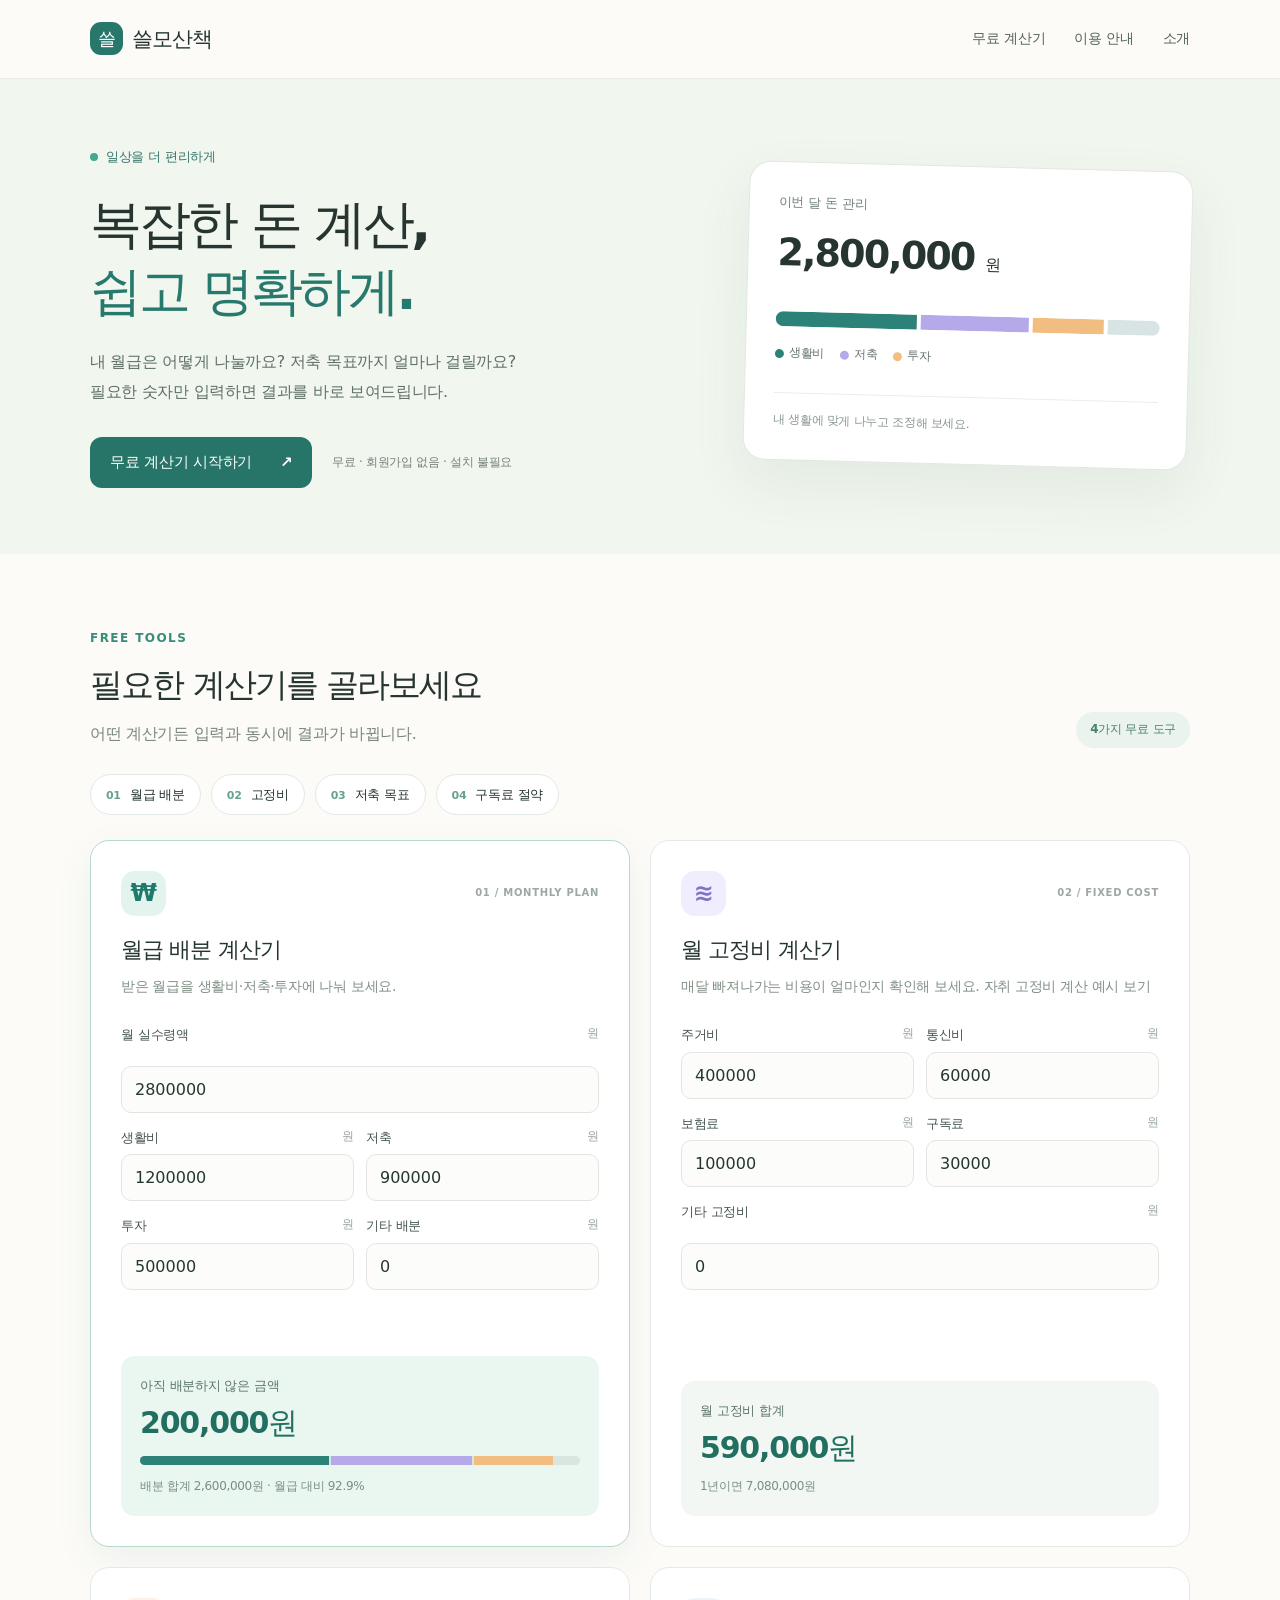
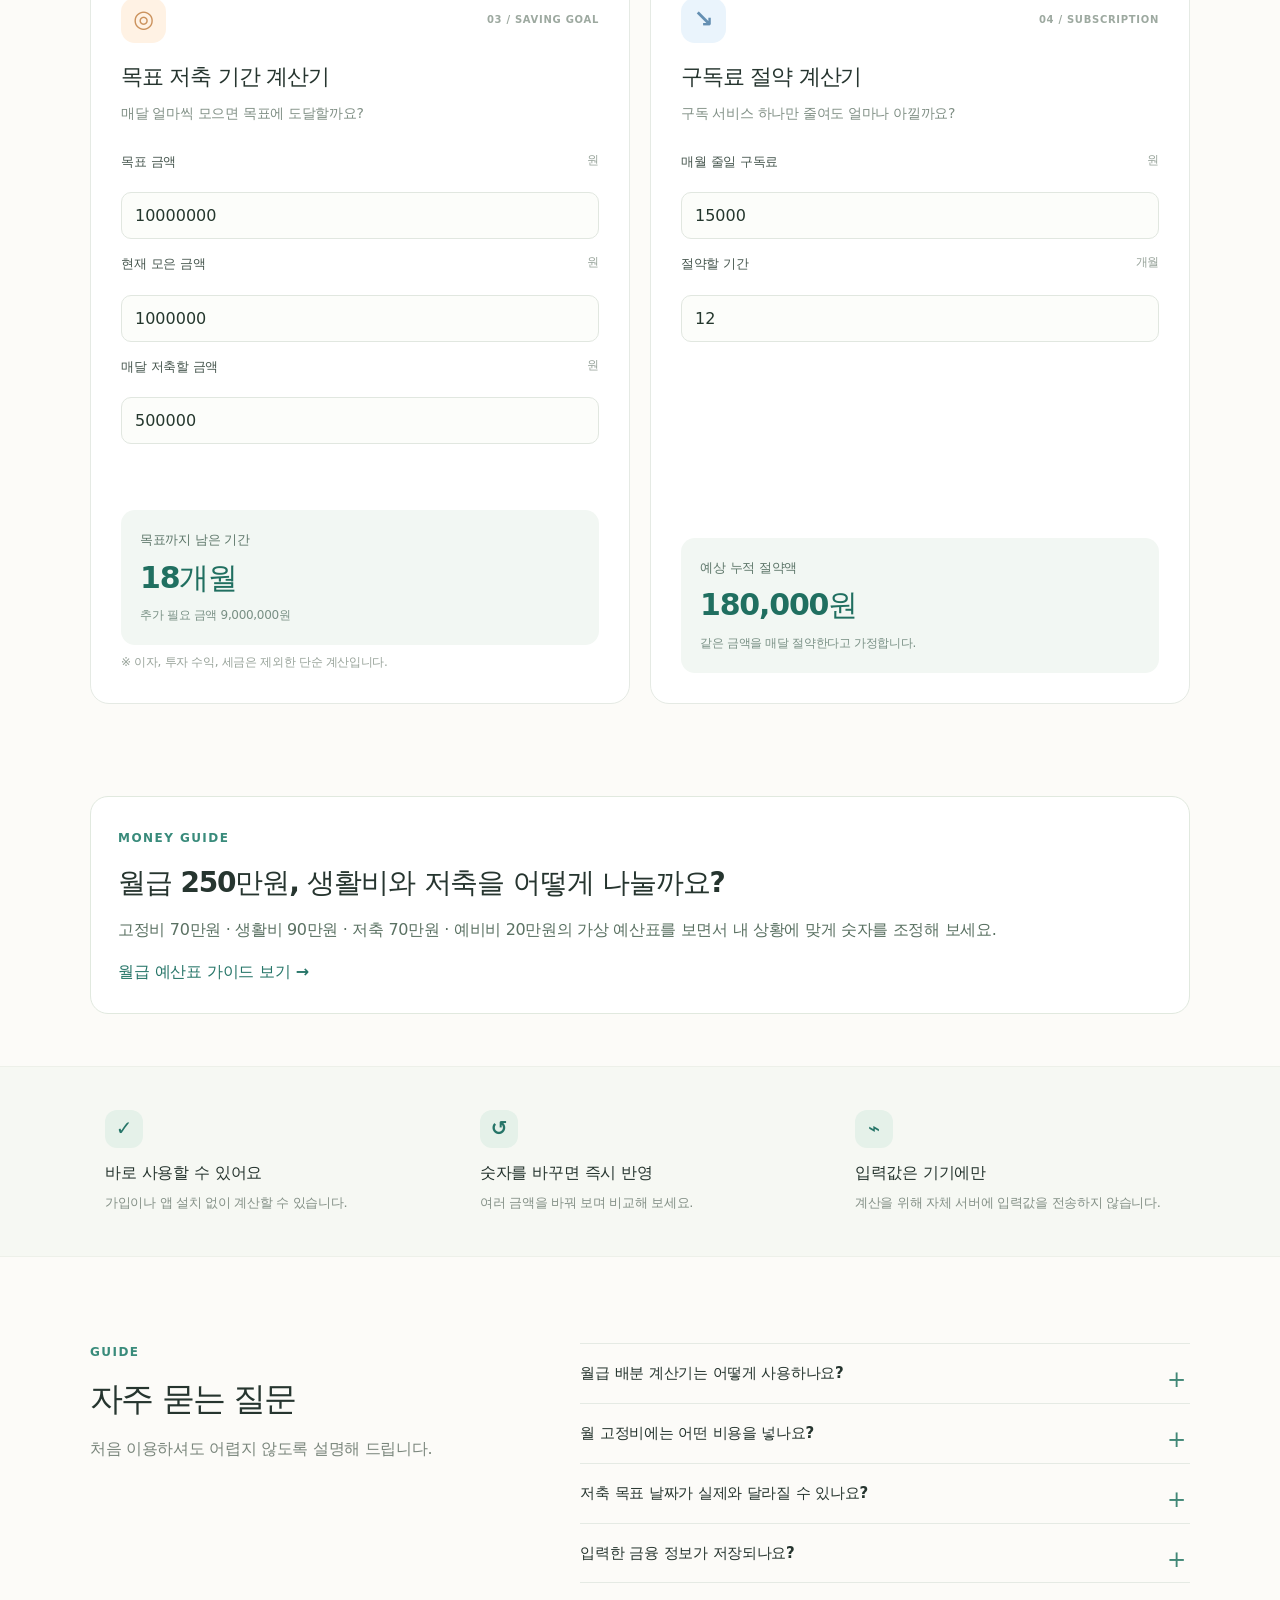
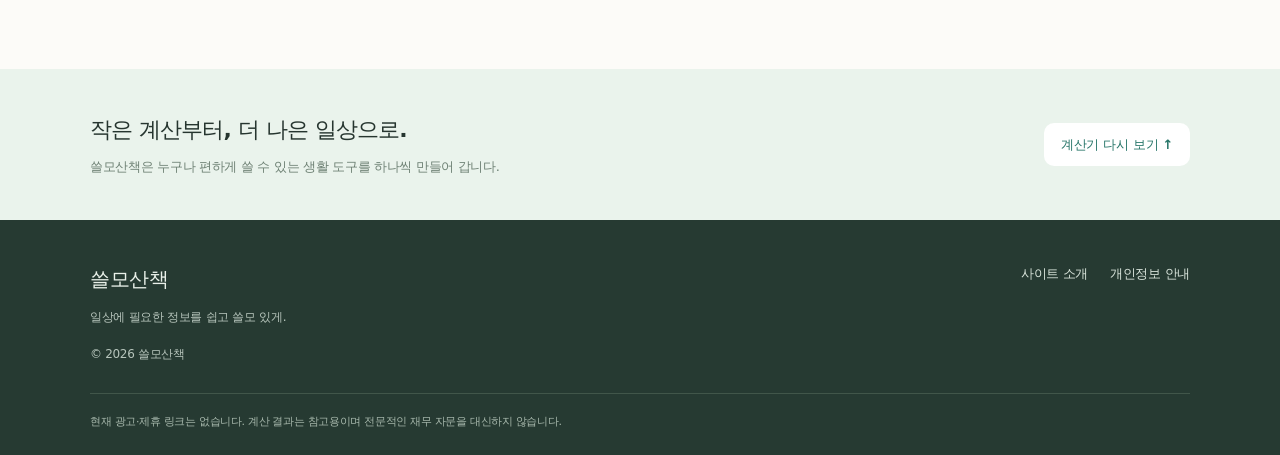
<file: index.html>
<!doctype html>
<html lang="ko">
<head>
<meta charset="utf-8">
<meta name="google-site-verification" content="HO5qg3L-0tIScXVu4cW969vuD6W2nEjbTwa-2df3EaQ" />
<meta name="viewport" content="width=device-width,initial-scale=1">
<meta name="theme-color" content="#fbfaf7">
<meta name="description" content="실수령 월급을 생활비·저축·투자로 나누고 남는 금액을 확인하세요. 고정비, 저축 목표, 구독료 계산기까지 가입 없이 무료로 쓸 수 있습니다.">
<title>쓸모산책 | 무료 월급 배분·고정비 계산기</title>
<meta property="og:type" content="website">
<meta property="og:site_name" content="쓸모산책">
<meta property="og:title" content="쓸모산책 | 무료 월급 배분·고정비 계산기">
<meta property="og:description" content="실수령 월급을 생활비·저축·투자로 나누고 남는 금액을 확인하세요. 고정비, 저축 목표, 구독료 계산기까지 가입 없이 무료로 쓸 수 있습니다.">
<meta property="og:url" content="https://flowmateworks-ux.github.io/ssulmo-life-tools/">
<link rel="canonical" href="https://flowmateworks-ux.github.io/ssulmo-life-tools/">
<script type="application/ld+json">
{
  "@context": "https://schema.org",
  "@type": "Organization",
  "name": "쓸모산책",
  "url": "https://flowmateworks-ux.github.io/ssulmo-life-tools/",
  "sameAs": ["https://blog.naver.com/sseulmo_walk"]
}
</script>
<link rel="stylesheet" href="style.css">
<!-- Google Analytics 4: 쓸모산책 방문 분석 -->
<script async src="https://www.googletagmanager.com/gtag/js?id=G-PPQ2GPLR77"></script>
<script>
  window.dataLayer = window.dataLayer || [];
  function gtag(){dataLayer.push(arguments);}
  gtag('js', new Date());
  gtag('config', 'G-PPQ2GPLR77');
</script>
<script src="app.js" defer></script>
</head>
<body>
<a class="skip-link" href="#tools">계산기 바로가기</a>
<header class="site-header"><div class="container header-inner">
<a href="./" class="logo" aria-label="쓸모산책 홈"><span class="logo-mark">쓸</span><span>쓸모산책</span></a>
<nav aria-label="주 메뉴"><a href="#tools">무료 계산기</a><a href="#help">이용 안내</a><a href="about.html">소개</a></nav>
</div></header>
<main>
<section class="hero"><div class="container">
<div class="hero-text"><span class="eyebrow"><span class="eyebrow-dot"></span> 일상을 더 편리하게</span>
<h1>복잡한 돈 계산,<br><span class="accent">쉽고 명확하게.</span></h1>
<p>내 월급은 어떻게 나눌까요? 저축 목표까지 얼마나 걸릴까요?<br class="desktop-only"> 필요한 숫자만 입력하면 결과를 바로 보여드립니다.</p>
<div class="hero-actions"><a class="primary-btn" href="#tools">무료 계산기 시작하기 <span aria-hidden="true">↗</span></a><span class="hero-note">무료 · 회원가입 없음 · 설치 불필요</span></div>
</div>
<div class="hero-art" aria-hidden="true"><div class="art-title">이번 달 돈 관리</div><div class="art-amount">2,800,000 <small>원</small></div><div class="art-bars"><span style="width:38%;background:#2c8278"></span><span style="width:29%;background:#b5a9e9"></span><span style="width:19%;background:#f2bd81"></span><span style="width:14%;background:#d7e4e3"></span></div><div class="art-legend"><span><i class="dot green"></i> 생활비</span><span><i class="dot purple"></i> 저축</span><span><i class="dot peach"></i> 투자</span></div><div class="art-foot">내 생활에 맞게 나누고 조정해 보세요.</div></div>
</div></section>
<section id="tools" class="tools-section"><div class="container">
<div class="section-top"><div><div class="section-kicker">FREE TOOLS</div><h2>필요한 계산기를 골라보세요</h2><p>어떤 계산기든 입력과 동시에 결과가 바뀝니다.</p></div><span class="count-tag">4가지 무료 도구</span></div>
<div class="tool-nav" aria-label="계산기로 이동"><a href="#salary"><span>01</span> 월급 배분</a><a href="#fixed"><span>02</span> 고정비</a><a href="#savings"><span>03</span> 저축 목표</a><a href="#subscription"><span>04</span> 구독료 절약</a></div>
<div class="tool-grid">
<article class="tool-card feature" id="salary"><div class="card-top"><div class="card-icon mint" aria-hidden="true">₩</div><div class="card-index">01 / MONTHLY PLAN</div></div><h3>월급 배분 계산기</h3><p class="card-desc">받은 월급을 생활비·저축·투자에 나눠 보세요.</p>
<div class="fields">
<label for="pay">월 실수령액 <span>원</span></label><input id="pay" inputmode="numeric" type="number" min="0" step="10000" value="2800000">
<div class="two-fields"><div><label for="living">생활비 <span>원</span></label><input id="living" inputmode="numeric" type="number" min="0" step="10000" value="1200000"></div><div><label for="saving">저축 <span>원</span></label><input id="saving" inputmode="numeric" type="number" min="0" step="10000" value="900000"></div></div>
<div class="two-fields"><div><label for="invest">투자 <span>원</span></label><input id="invest" inputmode="numeric" type="number" min="0" step="10000" value="500000"></div><div><label for="extra">기타 배분 <span>원</span></label><input id="extra" inputmode="numeric" type="number" min="0" step="10000" value="0"></div></div>
</div>
<div class="output main-output" aria-live="polite"><div class="result-label" id="salaryLabel">아직 배분하지 않은 금액</div><strong id="salaryResult">200,000원</strong><div class="distribution" id="distribution" role="img" aria-label="월급 배분 비율"></div><div class="output-sub" id="salaryDetails">배분 금액과 남은 금액을 비교해 보세요.</div></div>
</article>
<article class="tool-card" id="fixed"><div class="card-top"><div class="card-icon lavender" aria-hidden="true">≋</div><div class="card-index">02 / FIXED COST</div></div><h3>월 고정비 계산기</h3><p class="card-desc">매달 빠져나가는 비용이 얼마인지 확인해 보세요. <a href="fixed-cost-calculator.html">자취 고정비 계산 예시 보기</a></p>
<div class="fields"><div class="two-fields"><div><label for="rent">주거비 <span>원</span></label><input id="rent" inputmode="numeric" type="number" min="0" value="400000"></div><div><label for="phone">통신비 <span>원</span></label><input id="phone" inputmode="numeric" type="number" min="0" value="60000"></div></div><div class="two-fields"><div><label for="insurance">보험료 <span>원</span></label><input id="insurance" inputmode="numeric" type="number" min="0" value="100000"></div><div><label for="subs">구독료 <span>원</span></label><input id="subs" inputmode="numeric" type="number" min="0" value="30000"></div></div><label for="other">기타 고정비 <span>원</span></label><input id="other" inputmode="numeric" type="number" min="0" value="0"></div>
<div class="output" aria-live="polite"><div class="result-label">월 고정비 합계</div><strong id="costResult">590,000원</strong><div class="output-sub" id="yearResult">1년이면 7,080,000원</div></div>
</article>
<article class="tool-card" id="savings"><div class="card-top"><div class="card-icon peach-bg" aria-hidden="true">◎</div><div class="card-index">03 / SAVING GOAL</div></div><h3>목표 저축 기간 계산기</h3><p class="card-desc">매달 얼마씩 모으면 목표에 도달할까요?</p>
<div class="fields"><label for="goal">목표 금액 <span>원</span></label><input id="goal" inputmode="numeric" type="number" min="0" value="10000000"><label for="saved">현재 모은 금액 <span>원</span></label><input id="saved" inputmode="numeric" type="number" min="0" value="1000000"><label for="monthly">매달 저축할 금액 <span>원</span></label><input id="monthly" inputmode="numeric" type="number" min="0" value="500000"></div>
<div class="output" aria-live="polite"><div class="result-label">목표까지 남은 기간</div><strong id="saveResult">18개월</strong><div class="output-sub" id="saveDetail">추가 필요 금액 9,000,000원</div></div><p class="fine-print">※ 이자, 투자 수익, 세금은 제외한 단순 계산입니다.</p>
</article>
<article class="tool-card" id="subscription"><div class="card-top"><div class="card-icon blue-bg" aria-hidden="true">↘</div><div class="card-index">04 / SUBSCRIPTION</div></div><h3>구독료 절약 계산기</h3><p class="card-desc">구독 서비스 하나만 줄여도 얼마나 아낄까요?</p>
<div class="fields"><label for="cut">매월 줄일 구독료 <span>원</span></label><input id="cut" inputmode="numeric" type="number" min="0" value="15000"><label for="duration">절약할 기간 <span>개월</span></label><input id="duration" inputmode="numeric" type="number" min="1" value="12"></div>
<div class="output" aria-live="polite"><div class="result-label">예상 누적 절약액</div><strong id="cutResult">180,000원</strong><div class="output-sub">같은 금액을 매달 절약한다고 가정합니다.</div></div>
</article>
</div>
</div></section>
<section class="container" aria-labelledby="budget-guide-heading" style="padding:2px 0 52px"><div style="border:1px solid #e1e9df;background:#fff;border-radius:18px;padding:27px"><span class="section-kicker">MONEY GUIDE</span><h2 id="budget-guide-heading" style="font-size:clamp(22px,3.5vw,28px);letter-spacing:-.04em;margin:10px 0">월급 250만원, 생활비와 저축을 어떻게 나눌까요?</h2><p style="margin:0 0 14px;color:#5a7162;line-height:1.8">고정비 70만원 · 생활비 90만원 · 저축 70만원 · 예비비 20만원의 가상 예산표를 보면서 내 상황에 맞게 숫자를 조정해 보세요.</p><a href="salary-budget-guide.html" style="display:inline-block;color:#267568;font-weight:750;text-underline-offset:4px">월급 예산표 가이드 보기 →</a></div></section>
<section class="benefits"><div class="container benefits-grid"><div><span class="benefit-icon">✓</span><h3>바로 사용할 수 있어요</h3><p>가입이나 앱 설치 없이 계산할 수 있습니다.</p></div><div><span class="benefit-icon">↺</span><h3>숫자를 바꾸면 즉시 반영</h3><p>여러 금액을 바꿔 보며 비교해 보세요.</p></div><div><span class="benefit-icon">⌁</span><h3>입력값은 기기에만</h3><p>계산을 위해 자체 서버에 입력값을 전송하지 않습니다.</p></div></div></section>
<section class="help" id="help"><div class="container help-inner"><div><div class="section-kicker">GUIDE</div><h2>자주 묻는 질문</h2><p>처음 이용하셔도 어렵지 않도록 설명해 드립니다.</p></div><div class="faq"><details><summary>월급 배분 계산기는 어떻게 사용하나요?</summary><p>통장에 실제로 들어온 월급과 생활비, 저축, 투자 등으로 나눌 금액을 입력해 주세요. 남은 금액이나 초과 배분된 금액을 바로 확인할 수 있습니다.</p></details><details><summary>월 고정비에는 어떤 비용을 넣나요?</summary><p>월세·관리비, 통신비, 보험료, 정기 구독 등 매달 반복적으로 나가는 비용을 입력해 주세요. 한 번만 발생하는 비용은 제외하는 것이 비교하기 편리합니다.</p></details><details><summary>저축 목표 날짜가 실제와 달라질 수 있나요?</summary><p>네. 계산기는 매월 동일한 금액을 저축한다고 가정하며 이자나 투자 수익, 중도 인출 등을 반영하지 않습니다.</p></details><details><summary>입력한 금융 정보가 저장되나요?</summary><p>현재 계산은 방문자의 브라우저에서 처리되며, 저희 자체 서버로 금액을 보내거나 계정에 저장하지 않습니다.</p></details></div></div></section>
<section class="closing"><div class="container"><div><h2>작은 계산부터, 더 나은 일상으로.</h2><p>쓸모산책은 누구나 편하게 쓸 수 있는 생활 도구를 하나씩 만들어 갑니다.</p></div><a href="#tools">계산기 다시 보기 <span aria-hidden="true">↑</span></a></div></section>
</main>
<footer><div class="container footer-inner"><div><a class="footer-brand" href="./">쓸모산책</a><p>일상에 필요한 정보를 쉽고 쓸모 있게.</p><small>© <span id="year">2026</span> 쓸모산책</small></div><div class="footer-links"><a href="about.html">사이트 소개</a><a href="privacy.html">개인정보 안내</a></div></div><div class="container disclaimer">현재 광고·제휴 링크는 없습니다. 계산 결과는 참고용이며 전문적인 재무 자문을 대신하지 않습니다.</div></footer>
</body></html>
</file>
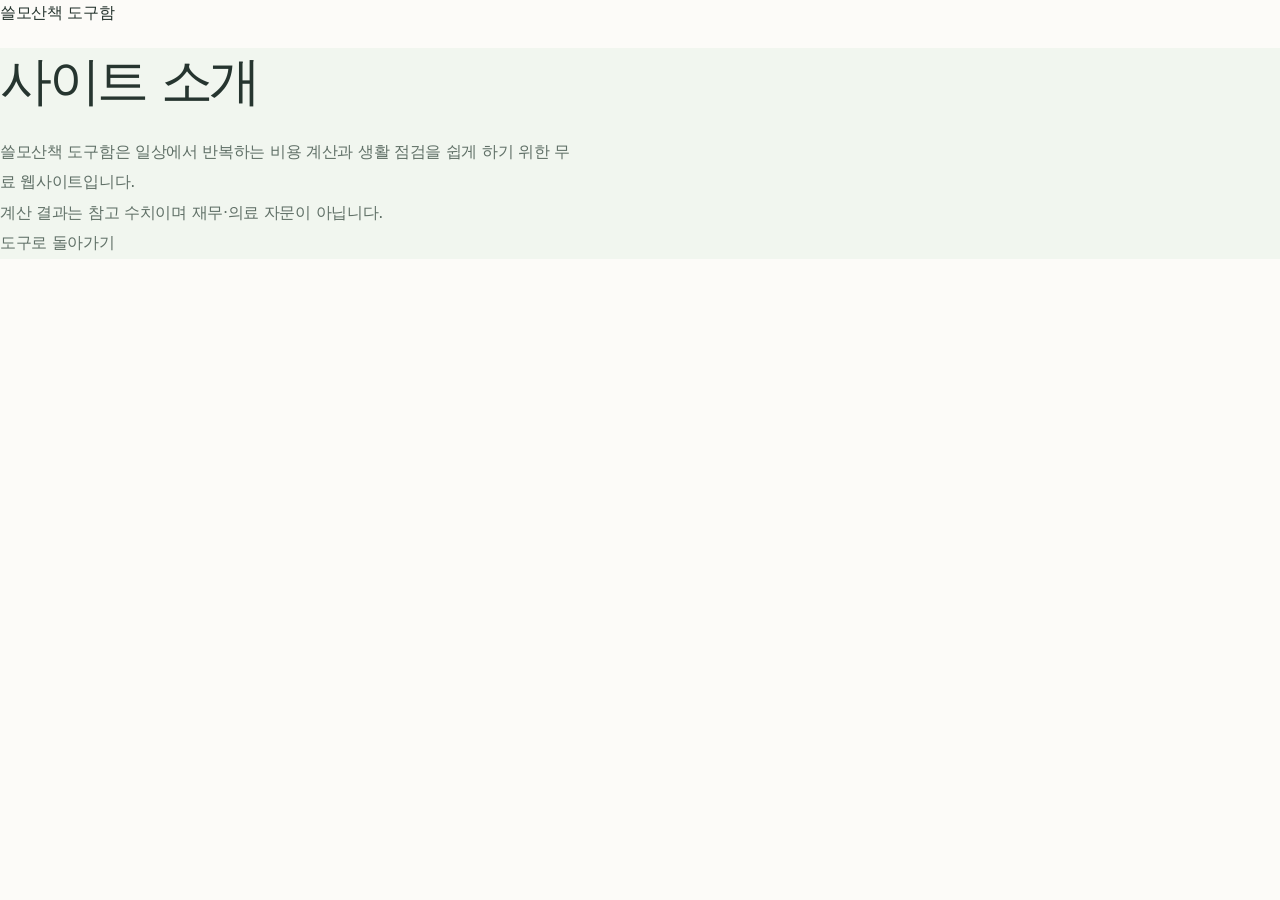
<file: about.html>
<!doctype html><html lang="ko"><head><meta charset="utf-8"><meta name="viewport" content="width=device-width,initial-scale=1"><title>사이트 소개 | 쓸모산책 도구함</title><link rel="stylesheet" href="style.css"></head><body><header><div class="wrap"><a class="brand" href="./">쓸모산책 도구함</a></div></header><main class="wrap hero"><h1>사이트 소개</h1><p>쓸모산책 도구함은 일상에서 반복하는 비용 계산과 생활 점검을 쉽게 하기 위한 무료 웹사이트입니다.</p><p>계산 결과는 참고 수치이며 재무·의료 자문이 아닙니다.</p><p><a href="./">도구로 돌아가기</a></p></main></body></html>
</file>
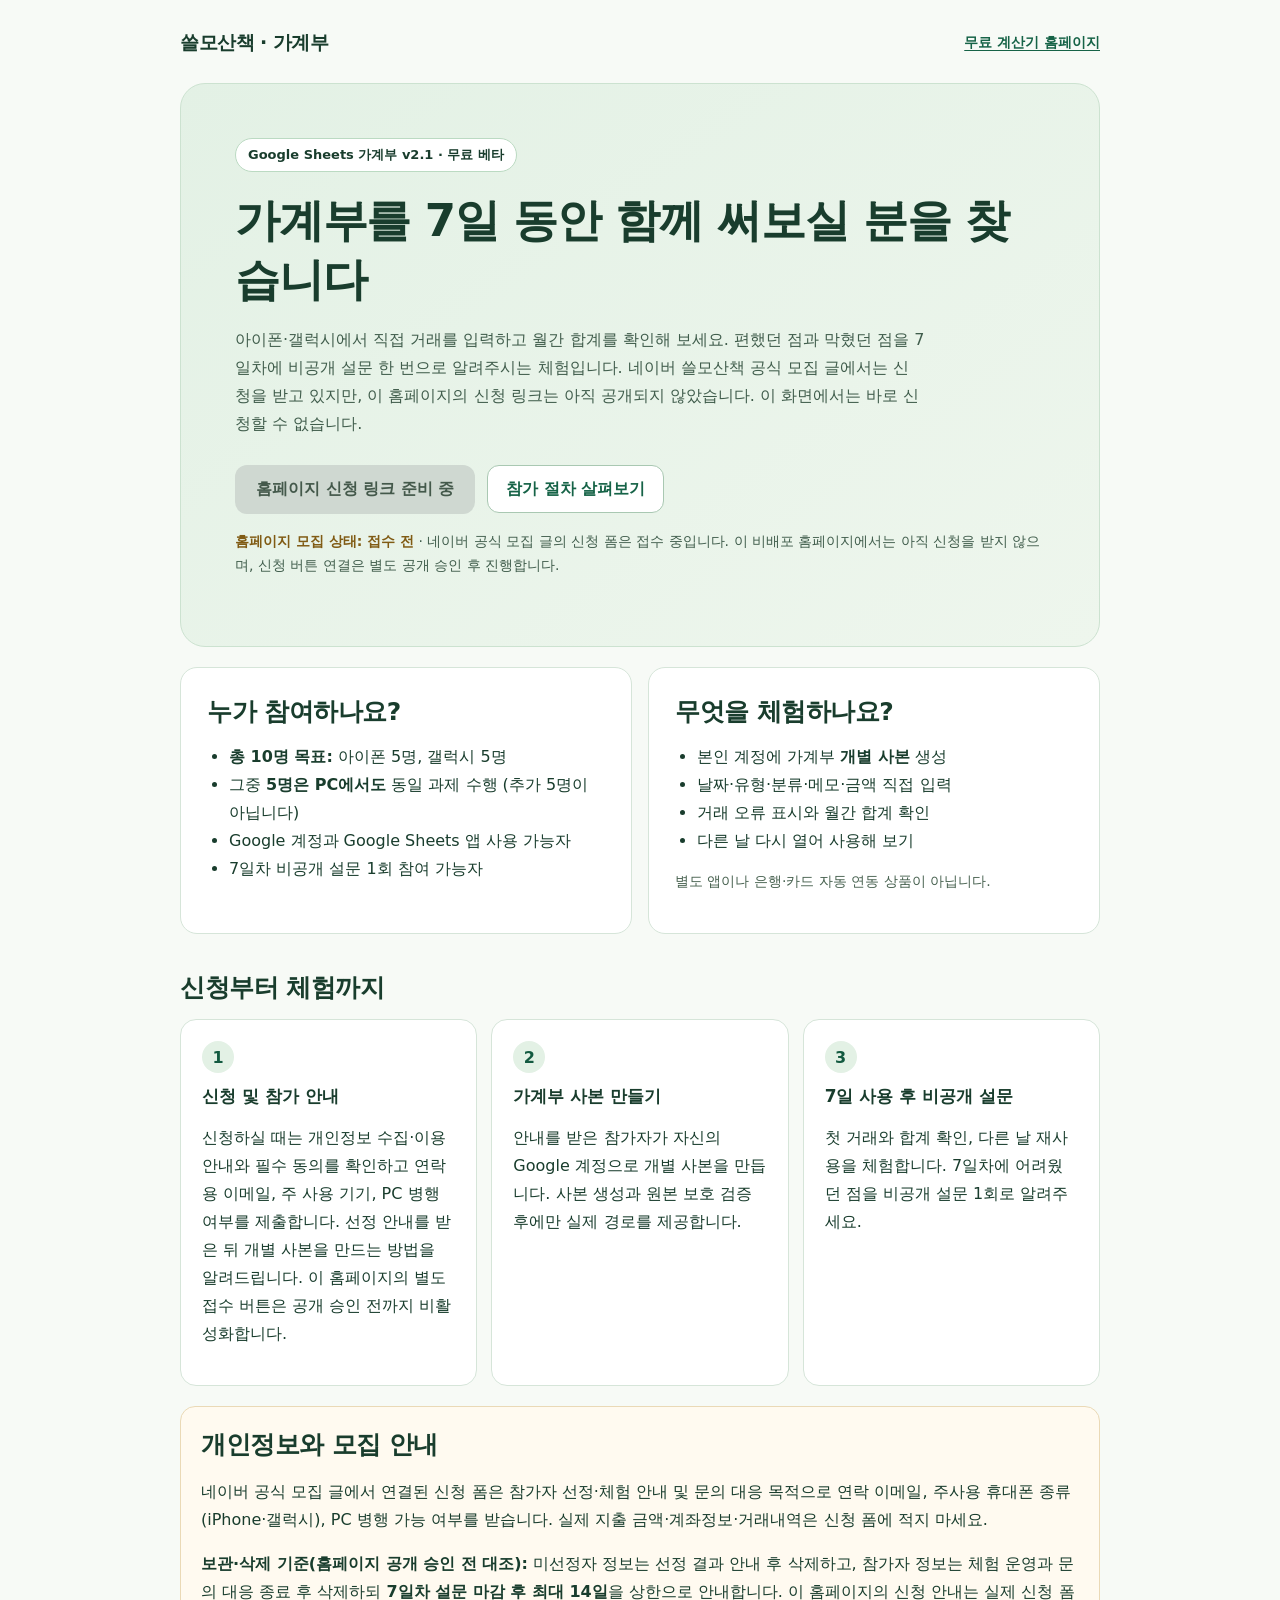
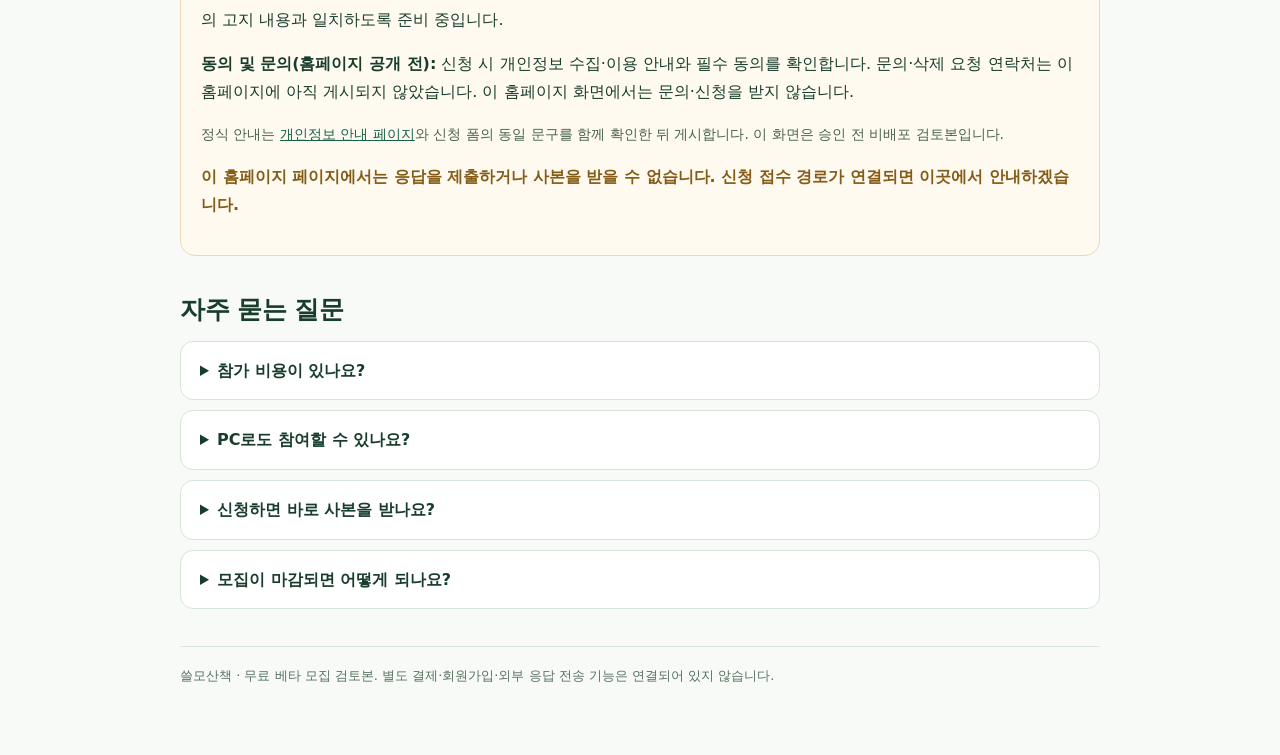
<file: beta.html>
<!doctype html>
<html lang="ko">
<head>
<meta charset="utf-8">
<meta name="viewport" content="width=device-width,initial-scale=1">
<meta name="robots" content="noindex,nofollow">
<meta name="description" content="쓸모산책 Google Sheets 가계부 v2.1 무료 베타 안내. 네이버 모집은 접수 중이며 홈페이지 신청 링크는 비배포 검증 중입니다.">
<title>가계부 무료 베타 안내 · 홈페이지 신청 연결 전 | 쓸모산책</title>
<style>
:root{font-family:system-ui,-apple-system,"Apple SD Gothic Neo","Noto Sans KR",sans-serif;color:#193d2d;background:#f7faf6}
*{box-sizing:border-box}html{scroll-behavior:smooth}body{margin:0;min-width:0}
a{color:#166347}a:focus-visible,summary:focus-visible,button:focus-visible{outline:3px solid #126d4d;outline-offset:4px}
.wrap{max-width:980px;margin-inline:auto;padding:20px clamp(14px,4vw,30px) 70px}
header{display:flex;justify-content:space-between;align-items:center;gap:12px;flex-wrap:wrap;padding:10px 0 27px}
.brand{font-weight:850;font-size:19px;letter-spacing:-.5px}.home{font-size:14px;font-weight:700;text-underline-offset:3px}
.hero{border-radius:25px;padding:clamp(25px,6vw,54px);background:linear-gradient(145deg,#e3f1e5,#eef6ed);border:1px solid #cce2d0}
.eyebrow{display:inline-block;background:#fff;border:1px solid #bbdac2;border-radius:999px;padding:7px 12px;font-size:13px;font-weight:800}
h1{font-size:clamp(28px,5.2vw,45px);line-height:1.32;letter-spacing:-1.2px;margin:19px 0 16px}
h2{font-size:clamp(20px,3vw,25px);line-height:1.4;letter-spacing:-.5px;margin:0 0 14px}h3{font-size:17px;margin:0 0 9px}
p,li{line-height:1.75;overflow-wrap:anywhere}.lead{max-width:690px;color:#405d4c;margin:0}
.cta{display:flex;gap:12px;align-items:center;flex-wrap:wrap;margin-top:27px}
button{font:inherit;border:0;border-radius:12px;padding:14px 21px;min-height:48px;font-weight:800}
button:disabled{background:#cfd8d1;color:#44594b;cursor:not-allowed;opacity:1}
.secondary{display:inline-flex;align-items:center;padding:12px 18px;min-height:48px;border:1px solid #a9c8b2;border-radius:12px;text-decoration:none;font-weight:800;background:#fff}
.state{font-size:14px;color:#405d4c;margin-top:15px}.state strong{color:#805b14}
.grid{display:grid;grid-template-columns:repeat(2,minmax(0,1fr));gap:16px;margin-top:20px}
.panel{background:white;border:1px solid #d6e5d9;border-radius:17px;padding:clamp(18px,3vw,26px);min-width:0}
ul,ol{padding-left:22px;margin:7px 0}.section{margin-top:36px}
.steps{display:grid;grid-template-columns:repeat(3,minmax(0,1fr));gap:14px}.step{background:#fff;border:1px solid #d6e5d9;border-radius:16px;padding:21px;min-width:0}
.num{display:inline-flex;align-items:center;justify-content:center;width:32px;height:32px;border-radius:50%;background:#e3f1e5;color:#135a40;font-weight:850;margin-bottom:12px}
.small{font-size:14px;color:#486250}.alert{background:#fffaf0;border:1px solid #ead9b6;border-radius:15px;padding:20px;margin-top:20px}
.status{font-weight:800;color:#855c17}.faq details{background:white;border:1px solid #d6e5d9;border-radius:13px;padding:16px 19px;margin-top:10px}.faq summary{cursor:pointer;font-weight:800;line-height:1.6}
footer{font-size:13px;color:#577160;margin-top:37px;padding-top:20px;border-top:1px solid #d9e7dc}
@media(max-width:700px){.steps{grid-template-columns:1fr}.grid{grid-template-columns:1fr}.wrap{padding-top:12px}.hero{border-radius:17px}.cta{align-items:stretch;flex-direction:column}.cta button,.cta a{width:100%;justify-content:center;text-align:center}}
</style>
</head>
<body><main class="wrap">
<header><span class="brand">쓸모산책 · 가계부</span><a class="home" href="./index.html">무료 계산기 홈페이지</a></header>
<section class="hero" aria-labelledby="beta-heading">
<span class="eyebrow">Google Sheets 가계부 v2.1 · 무료 베타</span>
<h1 id="beta-heading">가계부를 7일 동안 함께 써보실 분을 찾습니다</h1>
<p class="lead">아이폰·갤럭시에서 직접 거래를 입력하고 월간 합계를 확인해 보세요. 편했던 점과 막혔던 점을 7일차에 비공개 설문 한 번으로 알려주시는 체험입니다. 네이버 쓸모산책 공식 모집 글에서는 신청을 받고 있지만, 이 홈페이지의 신청 링크는 아직 공개되지 않았습니다. 이 화면에서는 바로 신청할 수 없습니다.</p>
<div class="cta"><button id="apply" type="button" disabled aria-describedby="application-status">홈페이지 신청 링크 준비 중</button><a class="secondary" href="#steps">참가 절차 살펴보기</a></div>
<p class="state" id="application-status" role="status"><strong>홈페이지 모집 상태: 접수 전</strong> · 네이버 공식 모집 글의 신청 폼은 접수 중입니다. 이 비배포 홈페이지에서는 아직 신청을 받지 않으며, 신청 버튼 연결은 별도 공개 승인 후 진행합니다.</p>
</section>
<div class="grid" aria-label="참가 정보">
<section class="panel" aria-labelledby="target"><h2 id="target">누가 참여하나요?</h2><ul>
<li><strong>총 10명 목표:</strong> 아이폰 5명, 갤럭시 5명</li>
<li>그중 <strong>5명은 PC에서도</strong> 동일 과제 수행 (추가 5명이 아닙니다)</li>
<li>Google 계정과 Google Sheets 앱 사용 가능자</li>
<li>7일차 비공개 설문 1회 참여 가능자</li>
</ul></section>
<section class="panel" aria-labelledby="scope"><h2 id="scope">무엇을 체험하나요?</h2><ul>
<li>본인 계정에 가계부 <strong>개별 사본</strong> 생성</li>
<li>날짜·유형·분류·메모·금액 직접 입력</li>
<li>거래 오류 표시와 월간 합계 확인</li>
<li>다른 날 다시 열어 사용해 보기</li>
</ul><p class="small">별도 앱이나 은행·카드 자동 연동 상품이 아닙니다.</p></section>
</div>
<section class="section" id="steps" aria-labelledby="steps-heading"><h2 id="steps-heading">신청부터 체험까지</h2>
<div class="steps">
<div class="step"><span class="num" aria-hidden="true">1</span><h3>신청 및 참가 안내</h3><p>신청하실 때는 개인정보 수집·이용 안내와 필수 동의를 확인하고 연락용 이메일, 주 사용 기기, PC 병행 여부를 제출합니다. 선정 안내를 받은 뒤 개별 사본을 만드는 방법을 알려드립니다. 이 홈페이지의 별도 접수 버튼은 공개 승인 전까지 비활성화합니다.</p></div>
<div class="step"><span class="num" aria-hidden="true">2</span><h3>가계부 사본 만들기</h3><p>안내를 받은 참가자가 자신의 Google 계정으로 개별 사본을 만듭니다. 사본 생성과 원본 보호 검증 후에만 실제 경로를 제공합니다.</p></div>
<div class="step"><span class="num" aria-hidden="true">3</span><h3>7일 사용 후 비공개 설문</h3><p>첫 거래와 합계 확인, 다른 날 재사용을 체험합니다. 7일차에 어려웠던 점을 비공개 설문 1회로 알려주세요.</p></div>
</div></section>
<section class="alert" aria-labelledby="privacy"><h2 id="privacy">개인정보와 모집 안내</h2>
<p>네이버 공식 모집 글에서 연결된 신청 폼은 참가자 선정·체험 안내 및 문의 대응 목적으로 연락 이메일, 주사용 휴대폰 종류(iPhone·갤럭시), PC 병행 가능 여부를 받습니다. 실제 지출 금액·계좌정보·거래내역은 신청 폼에 적지 마세요.</p>
<p><strong>보관·삭제 기준(홈페이지 공개 승인 전 대조):</strong> 미선정자 정보는 선정 결과 안내 후 삭제하고, 참가자 정보는 체험 운영과 문의 대응 종료 후 삭제하되 <strong>7일차 설문 마감 후 최대 14일</strong>을 상한으로 안내합니다. 이 홈페이지의 신청 안내는 실제 신청 폼의 고지 내용과 일치하도록 준비 중입니다.</p>
<p><strong>동의 및 문의(홈페이지 공개 전):</strong> 신청 시 개인정보 수집·이용 안내와 필수 동의를 확인합니다. 문의·삭제 요청 연락처는 이 홈페이지에 아직 게시되지 않았습니다. 이 홈페이지 화면에서는 문의·신청을 받지 않습니다.</p>
<p class="small">정식 안내는 <a href="./privacy.html">개인정보 안내 페이지</a>와 신청 폼의 동일 문구를 함께 확인한 뒤 게시합니다. 이 화면은 승인 전 비배포 검토본입니다.</p>
<p class="status">이 홈페이지 페이지에서는 응답을 제출하거나 사본을 받을 수 없습니다. 신청 접수 경로가 연결되면 이곳에서 안내하겠습니다.</p>
</section>
<section class="section faq" aria-labelledby="faq-heading"><h2 id="faq-heading">자주 묻는 질문</h2>
<details><summary>참가 비용이 있나요?</summary><p>이번 베타 체험은 무료입니다. 유료 상품 구매나 결제를 요구하지 않습니다.</p></details>
<details><summary>PC로도 참여할 수 있나요?</summary><p>아이폰·갤럭시 참가자 10명 중 5명이 PC에서도 같은 과제를 수행할 예정입니다. PC만 사용하는 별도 모집은 현재 예정돼 있지 않습니다.</p></details>
<details><summary>신청하면 바로 사본을 받나요?</summary><p>아닙니다. 참가 안내와 계정별 사본 생성·원본 접근 제한 검증 후 안내할 예정입니다. 이 홈페이지에서는 아직 신청을 받지 않습니다. 네이버 공식 모집 글의 신청 폼은 열려 있습니다.</p></details>
<details><summary>모집이 마감되면 어떻게 되나요?</summary><p>모집이 시작되면 접수 상태와 마감 여부를 이 페이지에 표시합니다. 이 홈페이지의 별도 신청 버튼은 미연결 상태이며, 네이버 신청 폼의 접수와 최종 참가자 선정은 별개입니다.</p></details>
</section>
<footer>쓸모산책 · 무료 베타 모집 검토본. 별도 결제·회원가입·외부 응답 전송 기능은 연결되어 있지 않습니다.</footer>
</main></body></html>
</file>
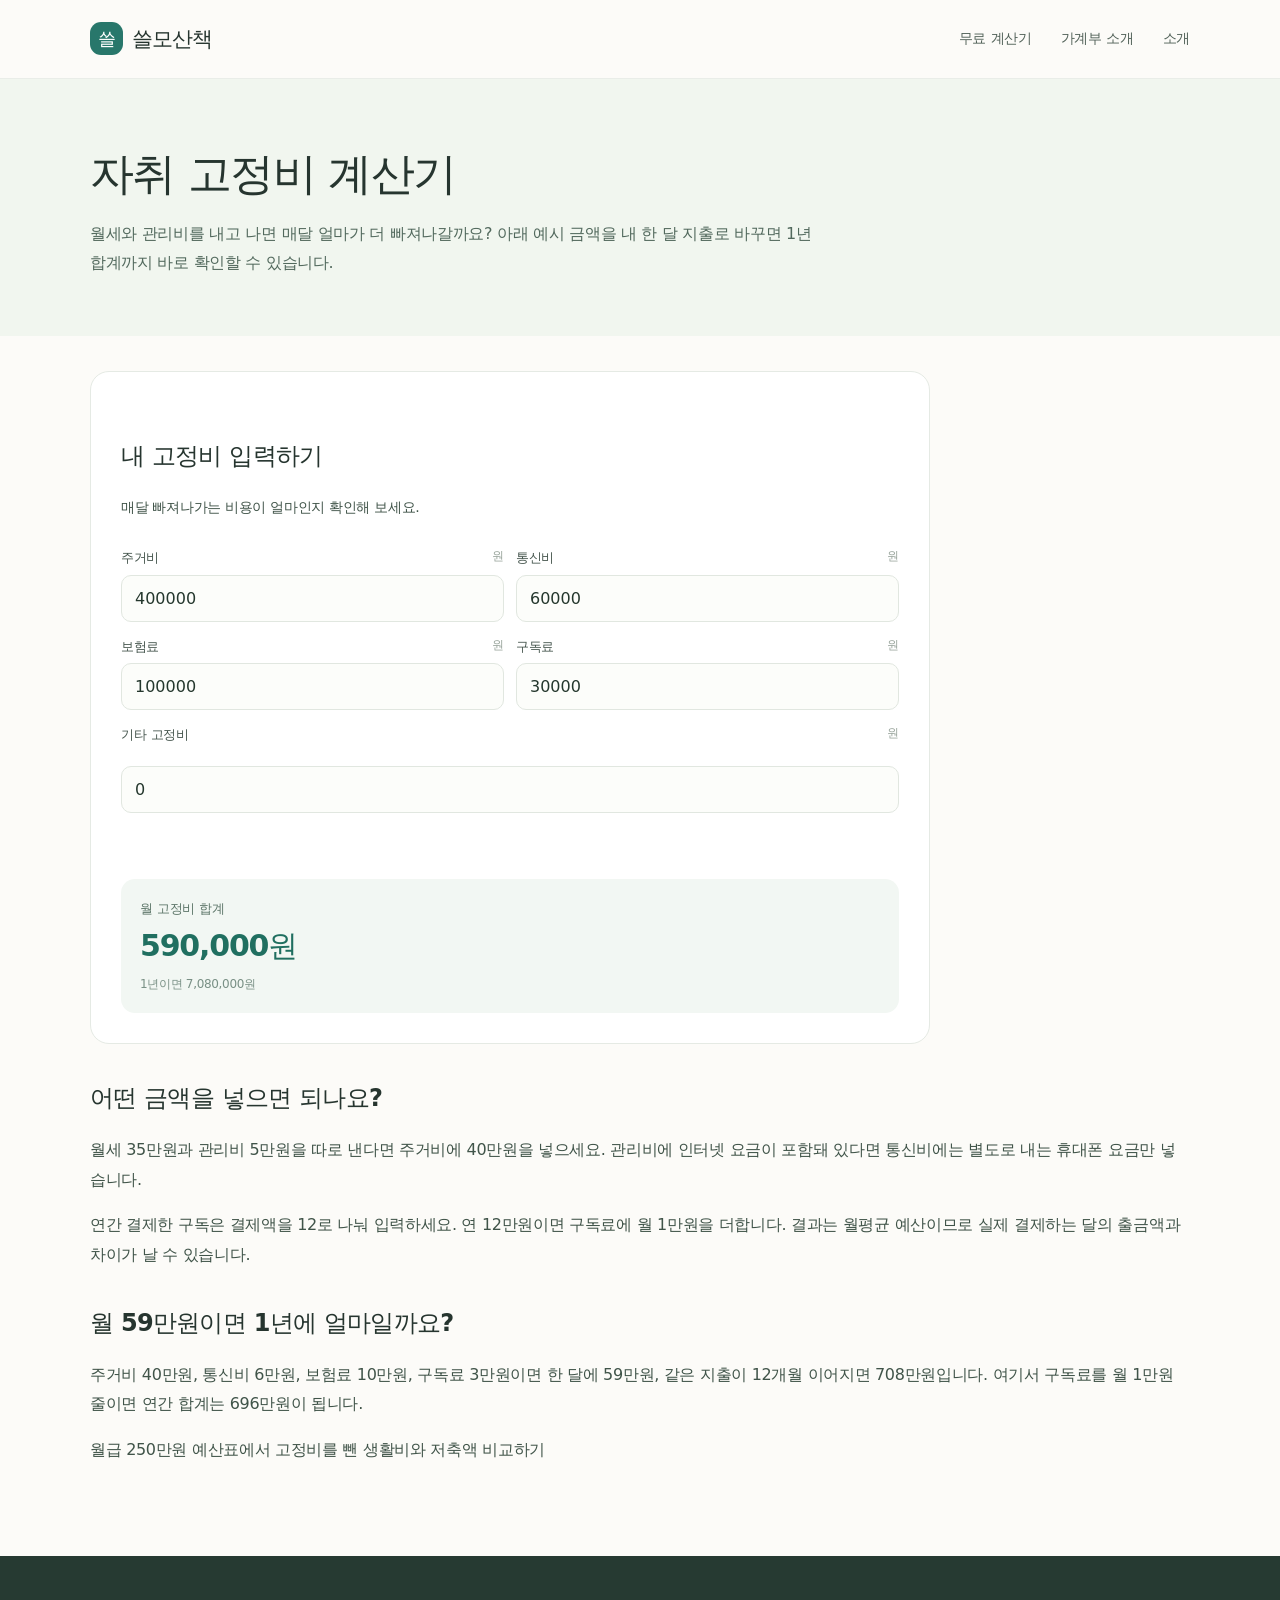
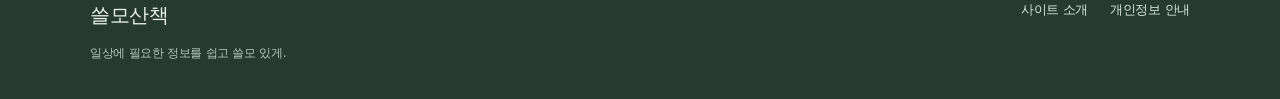
<file: fixed-cost-calculator.html>
<!doctype html>
<html lang="ko">
<head>
<meta charset="utf-8">
<meta name="viewport" content="width=device-width,initial-scale=1">
<meta name="theme-color" content="#fbfaf7">
<title>자취 고정비 계산기 | 한 달 고정비와 연간 합계 - 쓸모산책</title>
<meta name="description" content="월세·관리비, 통신비, 보험료와 구독료를 입력해 월 고정비와 1년 합계를 계산하세요. 연 결제 구독료를 월 금액으로 바꾸는 예시도 확인할 수 있습니다.">
<meta property="og:type" content="website">
<meta property="og:site_name" content="쓸모산책">
<meta property="og:title" content="자취 고정비 계산기 | 한 달 고정비와 연간 합계 - 쓸모산책">
<meta property="og:description" content="월세·관리비, 통신비, 보험료와 구독료를 입력해 월 고정비와 1년 합계를 계산하세요. 연 결제 구독료를 월 금액으로 바꾸는 예시도 확인할 수 있습니다.">
<meta property="og:url" content="https://flowmateworks-ux.github.io/ssulmo-life-tools/fixed-cost-calculator.html">
<link rel="canonical" href="https://flowmateworks-ux.github.io/ssulmo-life-tools/fixed-cost-calculator.html">
<link rel="stylesheet" href="style.css">
<script async src="https://www.googletagmanager.com/gtag/js?id=G-PPQ2GPLR77"></script>
<script>window.dataLayer=window.dataLayer||[];function gtag(){dataLayer.push(arguments)}gtag('js',new Date());gtag('config','G-PPQ2GPLR77');</script>
<style>
.guide-hero{background:#f1f6ef;padding:56px 0 42px}.guide-hero h1{max-width:800px;font-size:clamp(29px,5vw,44px);line-height:1.3;letter-spacing:-.04em;margin:10px 0 18px}.guide-hero p{max-width:740px;color:#52695d;line-height:1.8}.guide-main{padding:35px 0 75px}.guide-main article{max-width:840px}.guide-main h2{font-size:24px;letter-spacing:-.03em;margin:35px 0 12px}.guide-main p,.guide-main li{color:#405449;line-height:1.85}.guide-main table{width:100%;border-collapse:collapse;margin:18px 0 10px}.guide-main th,.guide-main td{padding:13px 10px;border-bottom:1px solid #dfe8df;text-align:left;font-size:14px}.guide-main th{background:#f2f8f3}.guide-main td:last-child,.guide-main th:last-child{text-align:right}.guide-main tr:last-child{font-weight:800}.guide-note{border:1px solid #dbe6dd;background:#f7faf7;padding:18px 21px;border-radius:14px;margin:20px 0}.guide-cta{display:inline-block;background:#267568;color:white;border-radius:10px;padding:13px 19px;font-weight:750;text-decoration:none;margin:9px 0}.guide-secondary{display:inline-block;margin-left:12px;color:#286657;text-underline-offset:4px}.guide-breadcrumb{font-size:13px;color:#5a7064;margin-bottom:12px}.guide-breadcrumb a{color:inherit}@media(max-width:600px){.guide-hero{padding:36px 0}.guide-main th,.guide-main td{padding:11px 7px;font-size:13px}.guide-secondary{display:block;margin:9px 0 0}.guide-main h2{font-size:21px}}
</style>
</head>
<body>
<a class="skip-link" href="#guide-content">본문 바로가기</a>
<header class="site-header"><div class="container header-inner"><a href="./" class="logo" aria-label="쓸모산책 홈"><span class="logo-mark">쓸</span><span>쓸모산책</span></a><nav aria-label="주 메뉴"><a href="./#tools">무료 계산기</a><a href="product.html">가계부 소개</a><a href="about.html">소개</a></nav></div></header>
<main id="guide-content">
<section class="guide-hero"><div class="container"><h1>자취 고정비 계산기</h1><p>월세와 관리비를 내고 나면 매달 얼마가 더 빠져나갈까요? 아래 예시 금액을 내 한 달 지출로 바꾸면 1년 합계까지 바로 확인할 수 있습니다.</p></div></section>
<div class="guide-main"><div class="container">
<article class="tool-card" id="fixed"><h2>내 고정비 입력하기</h2><p class="card-desc">매달 빠져나가는 비용이 얼마인지 확인해 보세요.</p>
<div class="fields"><div class="two-fields"><div><label for="rent">주거비 <span>원</span></label><input id="rent" inputmode="numeric" type="number" min="0" value="400000"></div><div><label for="phone">통신비 <span>원</span></label><input id="phone" inputmode="numeric" type="number" min="0" value="60000"></div></div><div class="two-fields"><div><label for="insurance">보험료 <span>원</span></label><input id="insurance" inputmode="numeric" type="number" min="0" value="100000"></div><div><label for="subs">구독료 <span>원</span></label><input id="subs" inputmode="numeric" type="number" min="0" value="30000"></div></div><label for="other">기타 고정비 <span>원</span></label><input id="other" inputmode="numeric" type="number" min="0" value="0"></div>
<div class="output" aria-live="polite"><div class="result-label">월 고정비 합계</div><strong id="costResult">590,000원</strong><div class="output-sub" id="yearResult">1년이면 7,080,000원</div></div>
</article>
<h2>어떤 금액을 넣으면 되나요?</h2>
<p>월세 35만원과 관리비 5만원을 따로 낸다면 주거비에 40만원을 넣으세요. 관리비에 인터넷 요금이 포함돼 있다면 통신비에는 별도로 내는 휴대폰 요금만 넣습니다.</p>
<p>연간 결제한 구독은 결제액을 12로 나눠 입력하세요. 연 12만원이면 구독료에 월 1만원을 더합니다. 결과는 월평균 예산이므로 실제 결제하는 달의 출금액과 차이가 날 수 있습니다.</p>
<h2>월 59만원이면 1년에 얼마일까요?</h2>
<p>주거비 40만원, 통신비 6만원, 보험료 10만원, 구독료 3만원이면 한 달에 59만원, 같은 지출이 12개월 이어지면 708만원입니다. 여기서 구독료를 월 1만원 줄이면 연간 합계는 696만원이 됩니다.</p>
<p><a href="salary-budget-guide.html">월급 250만원 예산표에서 고정비를 뺀 생활비와 저축액 비교하기</a></p>
</div></div></main>
<script src="app.js"></script>
<footer><div class="container footer-inner"><div><a class="footer-brand" href="./">쓸모산책</a><p>일상에 필요한 정보를 쉽고 쓸모 있게.</p></div><div class="footer-links"><a href="about.html">사이트 소개</a><a href="privacy.html">개인정보 안내</a></div></div></footer>
</body></html>
</file>
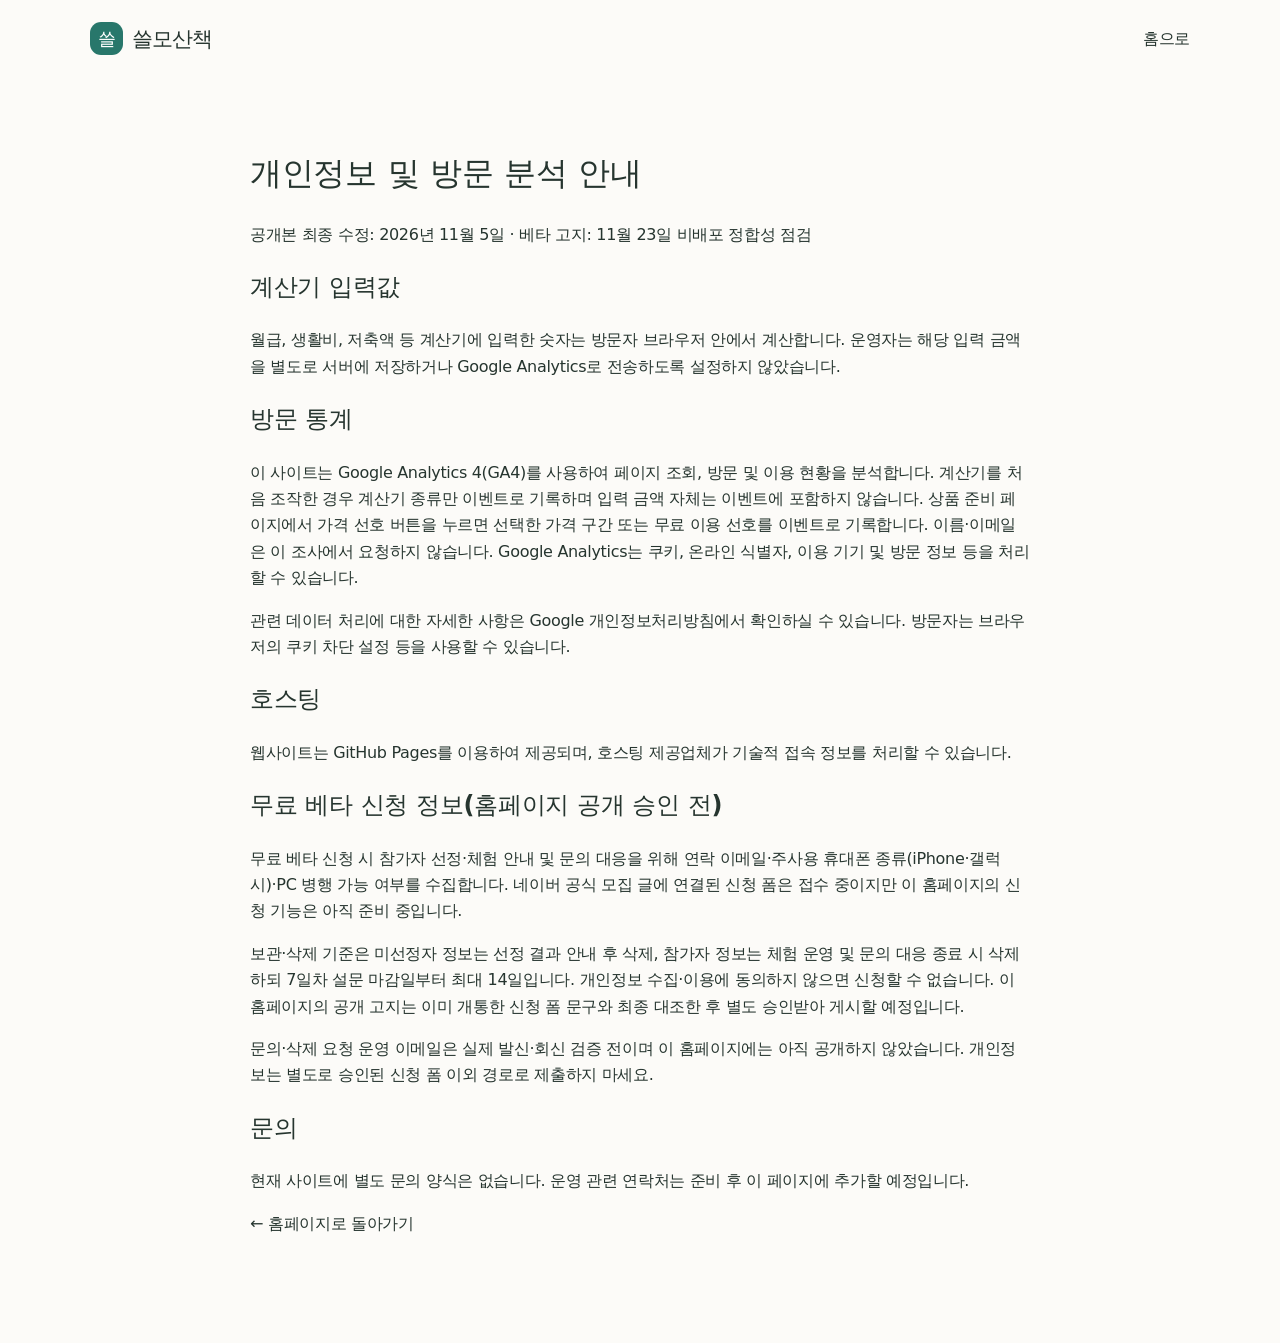
<file: privacy.html>
<!doctype html><html lang="ko"><head><meta charset="utf-8"><meta name="viewport" content="width=device-width,initial-scale=1"><title>개인정보 안내 | 쓸모산책</title><link rel="stylesheet" href="style.css"></head><body><header><div class="container header-inner"><a class="logo" href="./"><span class="logo-mark">쓸</span><span>쓸모산책</span></a><nav><a href="./">홈으로</a></nav></div></header><main class="container" style="max-width:780px;padding-top:48px;padding-bottom:90px"><h1>개인정보 및 방문 분석 안내</h1><p>공개본 최종 수정: 2026년 11월 5일 · 베타 고지: 11월 23일 비배포 정합성 점검</p><h2>계산기 입력값</h2><p>월급, 생활비, 저축액 등 계산기에 입력한 숫자는 방문자 브라우저 안에서 계산합니다. 운영자는 해당 입력 금액을 별도로 서버에 저장하거나 Google Analytics로 전송하도록 설정하지 않았습니다.</p><h2>방문 통계</h2><p>이 사이트는 Google Analytics 4(GA4)를 사용하여 페이지 조회, 방문 및 이용 현황을 분석합니다. 계산기를 처음 조작한 경우 계산기 종류만 이벤트로 기록하며 입력 금액 자체는 이벤트에 포함하지 않습니다. 상품 준비 페이지에서 가격 선호 버튼을 누르면 선택한 가격 구간 또는 무료 이용 선호를 이벤트로 기록합니다. 이름·이메일은 이 조사에서 요청하지 않습니다. Google Analytics는 쿠키, 온라인 식별자, 이용 기기 및 방문 정보 등을 처리할 수 있습니다.</p><p>관련 데이터 처리에 대한 자세한 사항은 <a href="https://policies.google.com/privacy" rel="noopener noreferrer">Google 개인정보처리방침</a>에서 확인하실 수 있습니다. 방문자는 브라우저의 쿠키 차단 설정 등을 사용할 수 있습니다.</p><h2>호스팅</h2><p>웹사이트는 GitHub Pages를 이용하여 제공되며, 호스팅 제공업체가 기술적 접속 정보를 처리할 수 있습니다.</p><h2>무료 베타 신청 정보(홈페이지 공개 승인 전)</h2><p>무료 베타 신청 시 참가자 선정·체험 안내 및 문의 대응을 위해 연락 이메일·주사용 휴대폰 종류(iPhone·갤럭시)·PC 병행 가능 여부를 수집합니다. 네이버 공식 모집 글에 연결된 신청 폼은 접수 중이지만 이 홈페이지의 신청 기능은 아직 준비 중입니다.</p><p>보관·삭제 기준은 미선정자 정보는 선정 결과 안내 후 삭제, 참가자 정보는 체험 운영 및 문의 대응 종료 시 삭제하되 7일차 설문 마감일부터 최대 14일입니다. 개인정보 수집·이용에 동의하지 않으면 신청할 수 없습니다. 이 홈페이지의 공개 고지는 이미 개통한 신청 폼 문구와 최종 대조한 후 별도 승인받아 게시할 예정입니다.</p><p>문의·삭제 요청 운영 이메일은 실제 발신·회신 검증 전이며 이 홈페이지에는 아직 공개하지 않았습니다. 개인정보는 별도로 승인된 신청 폼 이외 경로로 제출하지 마세요.</p><h2>문의</h2><p>현재 사이트에 별도 문의 양식은 없습니다. 운영 관련 연락처는 준비 후 이 페이지에 추가할 예정입니다.</p><p><a href="./">← 홈페이지로 돌아가기</a></p></main></body></html>
</file>
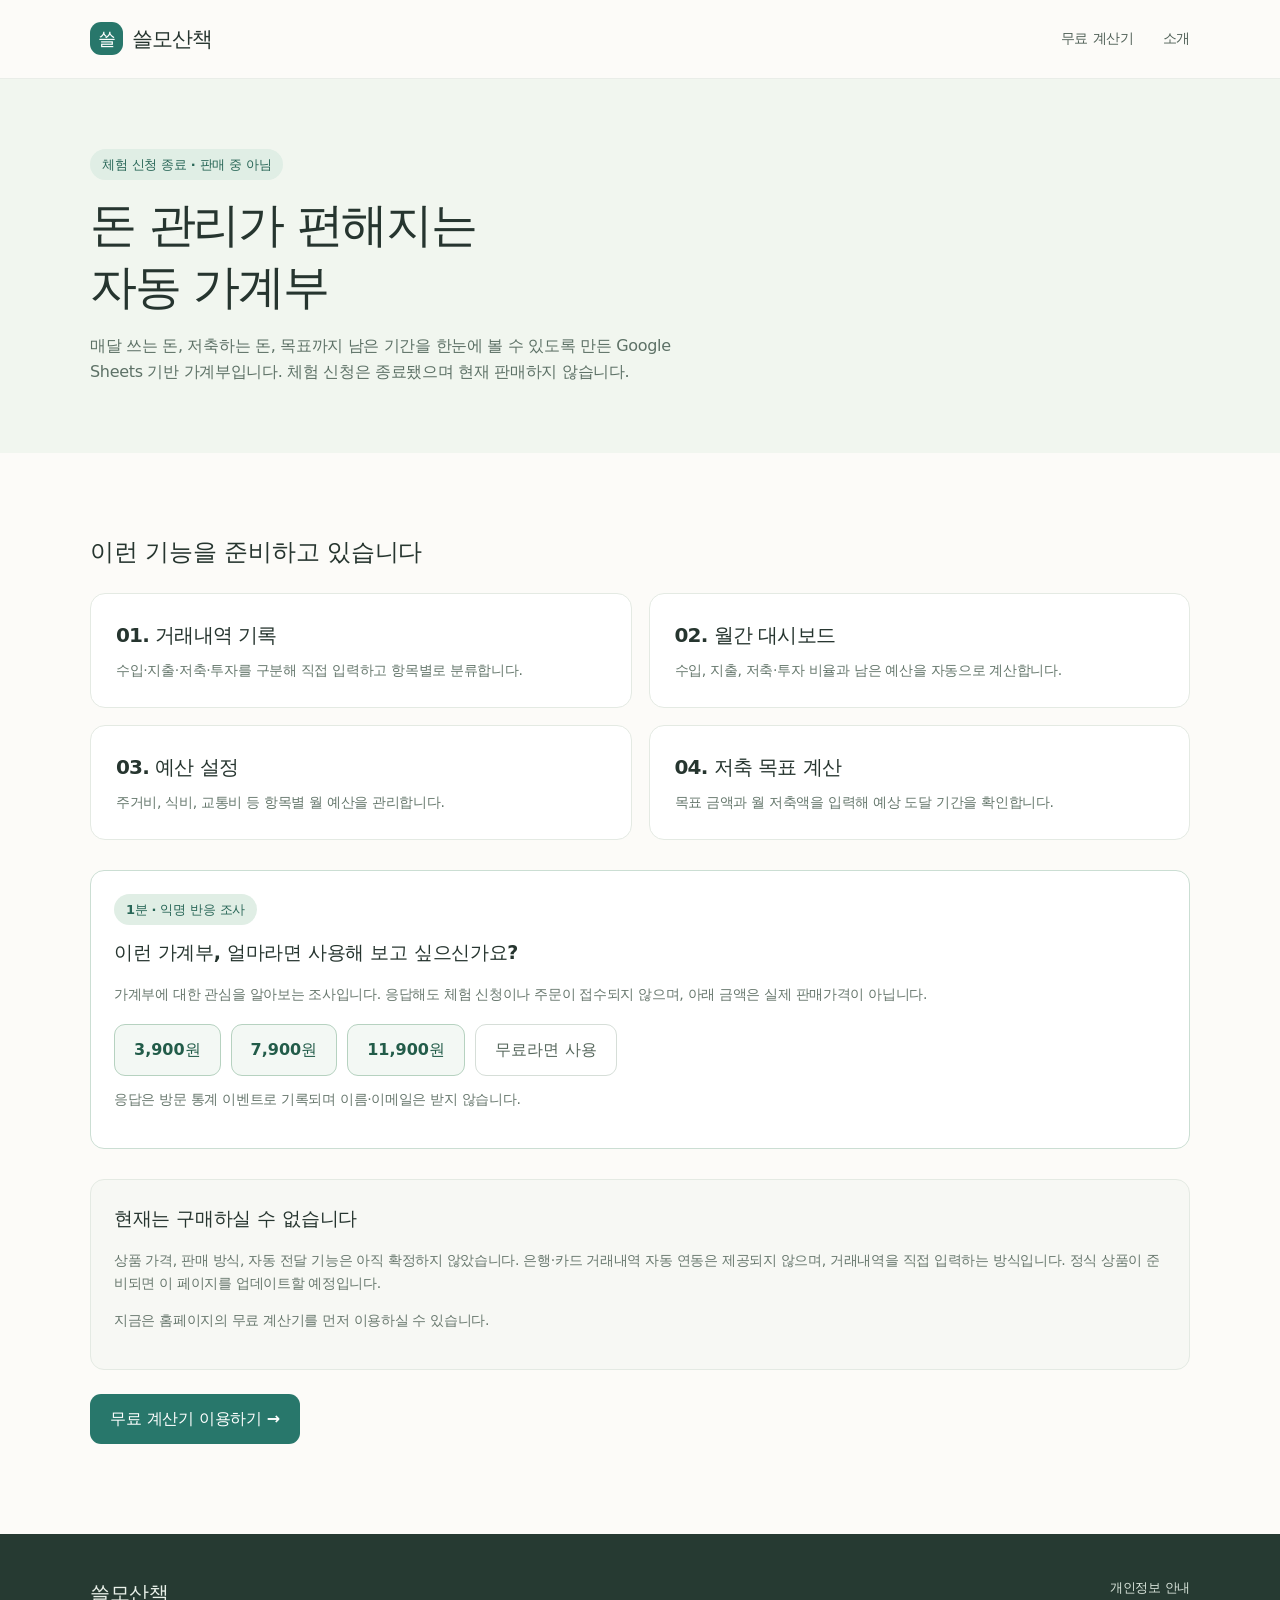
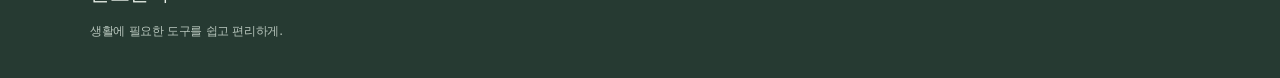
<file: product.html>
<!doctype html>
<html lang="ko"><head><meta charset="utf-8"><meta name="viewport" content="width=device-width,initial-scale=1"><meta name="description" content="쓸모산책 자동 가계부 시제품 안내. 거래내역과 예산, 저축 목표를 한곳에서 관리하는 Google Sheets 템플릿입니다."><title>자동 가계부 시제품 | 쓸모산책</title><link rel="stylesheet" href="style.css"><script async src="https://www.googletagmanager.com/gtag/js?id=G-PPQ2GPLR77"></script><script>window.dataLayer=window.dataLayer||[];function gtag(){dataLayer.push(arguments)}gtag('js',new Date());gtag('config','G-PPQ2GPLR77');</script><style>.product-hero{padding:70px 0 52px;background:#f1f6ef}.product-hero h1{font-size:clamp(30px,5vw,47px);line-height:1.3;letter-spacing:-.05em;margin:14px 0}.product-hero p{color:#5d7166;max-width:630px}.product-pill{display:inline-block;background:#e0eee5;color:#286657;padding:5px 12px;border-radius:99px;font-size:13px;font-weight:800}.product-main{padding:60px 0 90px}.product-grid{display:grid;grid-template-columns:repeat(2,minmax(0,1fr));gap:17px}.product-grid article{padding:25px;background:#fff;border:1px solid #e4eae3;border-radius:15px}.product-grid h2{font-size:20px;letter-spacing:-.04em;margin:0 0 7px}.product-grid p{font-size:14px;color:#66786d;margin:0}.product-note{margin-top:30px;padding:23px;background:#f7f8f4;border:1px solid #e4eae3;border-radius:14px}.product-note h2{font-size:19px;margin:0 0 8px}.product-note p{font-size:14px;color:#68786e}.product-back{display:inline-block;margin-top:24px;padding:12px 20px;border-radius:11px;background:#28776b;color:white;font-weight:750}@media(max-width:680px){.product-grid{grid-template-columns:1fr}.product-hero{padding:50px 0 40px}.product-main{padding:40px 0 65px}}</style></head>
<body><header class="site-header"><div class="container header-inner"><a href="./" class="logo"><span class="logo-mark">쓸</span> 쓸모산책</a><nav><a href="./#tools">무료 계산기</a><a href="about.html">소개</a></nav></div></header>
<main><section class="product-hero"><div class="container"><span class="product-pill">체험 신청 종료 · 판매 중 아님</span><h1>돈 관리가 편해지는<br>자동 가계부</h1><p>매달 쓰는 돈, 저축하는 돈, 목표까지 남은 기간을 한눈에 볼 수 있도록 만든 Google Sheets 기반 가계부입니다. 체험 신청은 종료됐으며 현재 판매하지 않습니다.</p></div></section><section class="product-main"><div class="container"><h2>이런 기능을 준비하고 있습니다</h2><div class="product-grid"><article><h2>01. 거래내역 기록</h2><p>수입·지출·저축·투자를 구분해 직접 입력하고 항목별로 분류합니다.</p></article><article><h2>02. 월간 대시보드</h2><p>수입, 지출, 저축·투자 비율과 남은 예산을 자동으로 계산합니다.</p></article><article><h2>03. 예산 설정</h2><p>주거비, 식비, 교통비 등 항목별 월 예산을 관리합니다.</p></article><article><h2>04. 저축 목표 계산</h2><p>목표 금액과 월 저축액을 입력해 예상 도달 기간을 확인합니다.</p></article></div><section class="product-note" id="interest-survey" aria-labelledby="survey-title" style="background:#fff;border-color:#cbded3"><div class="product-pill">1분 · 익명 반응 조사</div><h2 id="survey-title" style="margin-top:12px">이런 가계부, 얼마라면 사용해 보고 싶으신가요?</h2><p>가계부에 대한 관심을 알아보는 조사입니다. 응답해도 체험 신청이나 주문이 접수되지 않으며, 아래 금액은 실제 판매가격이 아닙니다.</p><div style="display:flex;gap:10px;flex-wrap:wrap;margin-top:18px" id="price-options"><button type="button" data-price="3900" style="padding:12px 19px;border:1px solid #b6d2c0;background:#f3f8f4;border-radius:11px;color:#225c49;font-weight:750;cursor:pointer">3,900원</button><button type="button" data-price="7900" style="padding:12px 19px;border:1px solid #b6d2c0;background:#f3f8f4;border-radius:11px;color:#225c49;font-weight:750;cursor:pointer">7,900원</button><button type="button" data-price="11900" style="padding:12px 19px;border:1px solid #b6d2c0;background:#f3f8f4;border-radius:11px;color:#225c49;font-weight:750;cursor:pointer">11,900원</button><button type="button" data-price="free_only" style="padding:12px 19px;border:1px solid #d6ded8;background:#fff;border-radius:11px;color:#57685d;font-weight:750;cursor:pointer">무료라면 사용</button></div><p id="survey-result" role="status" aria-live="polite" style="margin-top:12px">응답은 방문 통계 이벤트로 기록되며 이름·이메일은 받지 않습니다.</p></section>
<div class="product-note"><h2>현재는 구매하실 수 없습니다</h2><p>상품 가격, 판매 방식, 자동 전달 기능은 아직 확정하지 않았습니다. 은행·카드 거래내역 자동 연동은 제공되지 않으며, 거래내역을 직접 입력하는 방식입니다. 정식 상품이 준비되면 이 페이지를 업데이트할 예정입니다.</p><p>지금은 홈페이지의 무료 계산기를 먼저 이용하실 수 있습니다.</p></div><a class="product-back" href="./#tools">무료 계산기 이용하기 →</a></div></section></main>
<footer><div class="container footer-inner"><div><a class="footer-brand" href="./">쓸모산책</a><p>생활에 필요한 도구를 쉽고 편리하게.</p></div><div class="footer-links"><a href="privacy.html">개인정보 안내</a></div></div></footer>
<script>
(function(){
const options=document.querySelectorAll('[data-price]');
const result=document.getElementById('survey-result');
options.forEach(button=>button.addEventListener('click',function(){
  if(window.gtag){window.gtag('event','product_price_interest',{product_name:'budget_sheet_v01',price_preference:this.dataset.price});window.gtag('event','interest_'+this.dataset.price,{product_name:'budget_sheet_v01'});}
  options.forEach(b=>{b.style.background=b===this?'#dcefe2':'#f3f8f4';b.style.borderColor=b===this?'#267568':'#b6d2c0';b.setAttribute('aria-pressed',String(b===this))});
  result.textContent='응답해 주셔서 감사합니다. 실제 주문이나 예약이 접수된 것은 아닙니다.';
}));
})();
</script></body></html>
</file>
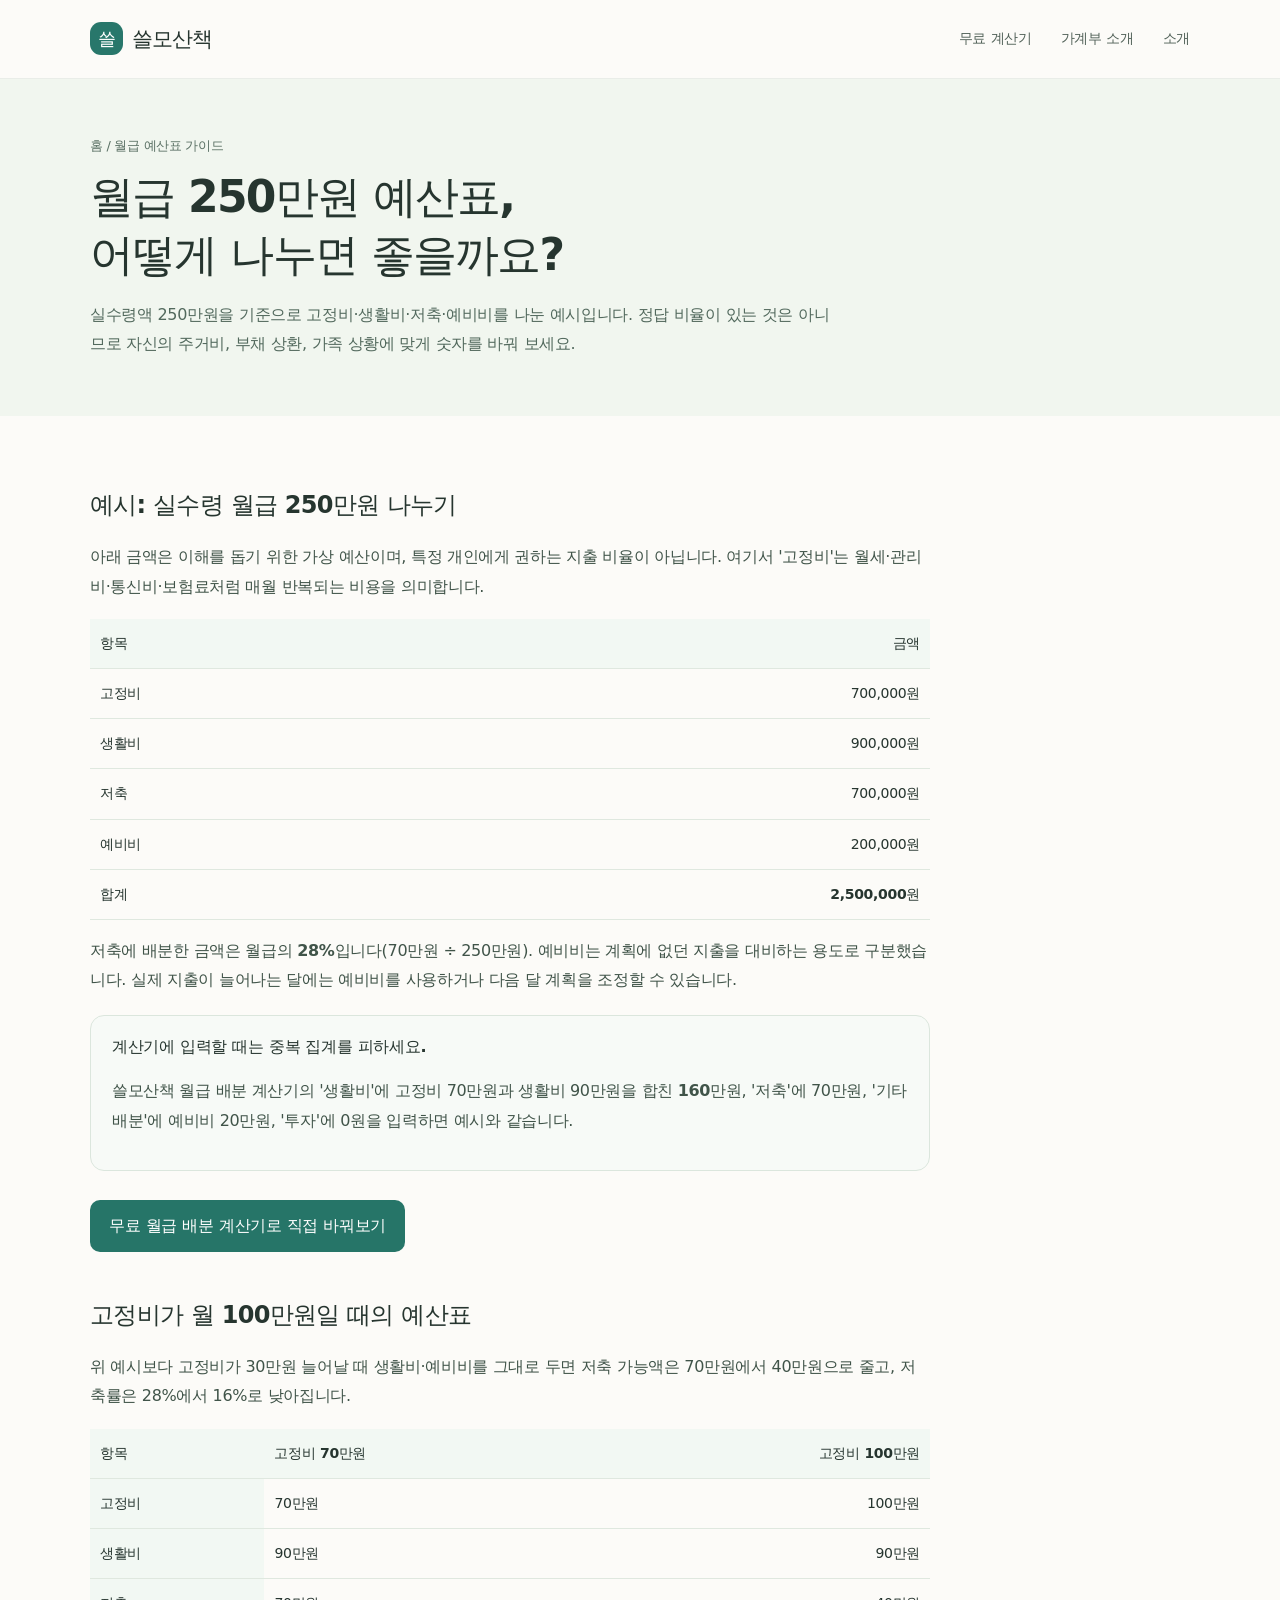
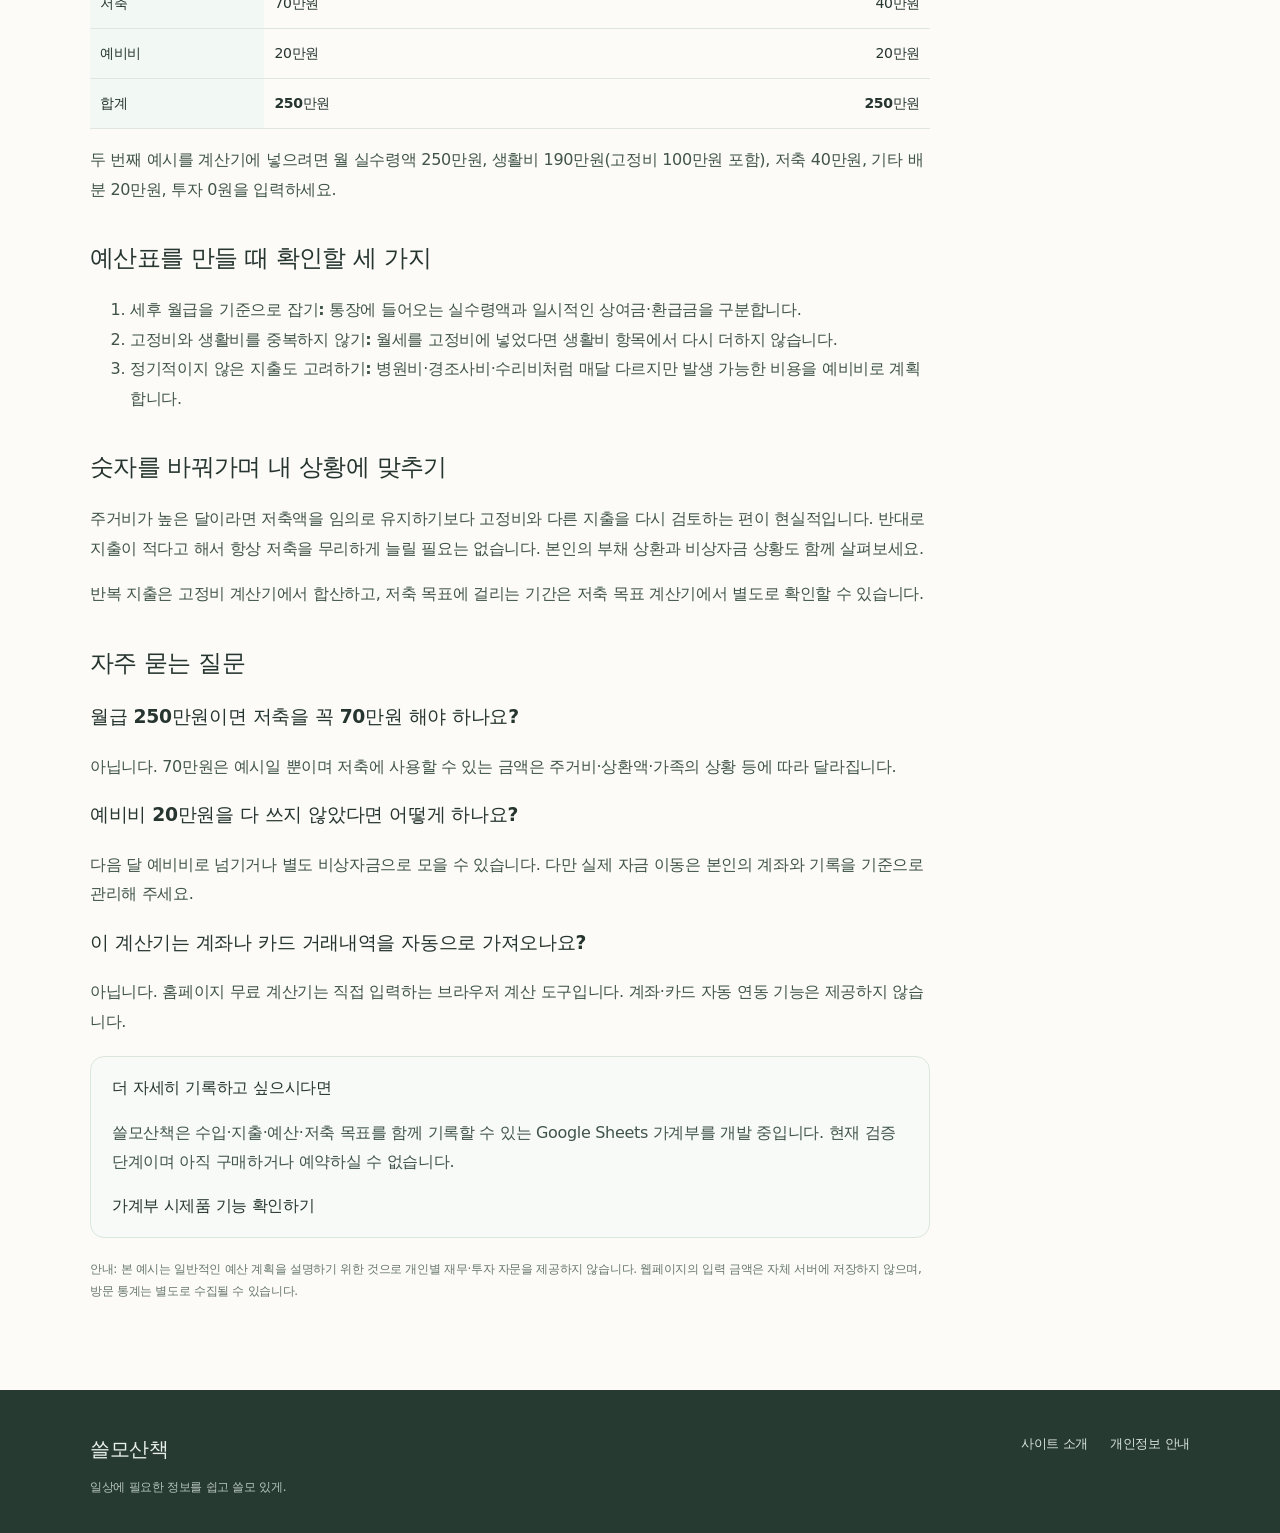
<file: salary-budget-guide.html>
<!doctype html>
<html lang="ko">
<head>
<meta charset="utf-8">
<meta name="viewport" content="width=device-width,initial-scale=1">
<meta name="theme-color" content="#fbfaf7">
<title>월급 250만원 예산표 | 고정비에 따른 두 가지 예시 - 쓸모산책</title>
<meta name="description" content="실수령 월급 250만원에서 고정비가 70만원일 때와 100만원일 때를 비교해 보세요. 생활비·저축·예비비를 나눈 두 가지 예산표와 무료 계산기를 제공합니다.">
<meta property="og:type" content="article">
<meta property="og:site_name" content="쓸모산책">
<meta property="og:title" content="월급 250만원 예산표 | 고정비에 따른 두 가지 예시 - 쓸모산책">
<meta property="og:description" content="실수령 월급 250만원에서 고정비가 70만원일 때와 100만원일 때를 비교해 보세요. 생활비·저축·예비비를 나눈 두 가지 예산표와 무료 계산기를 제공합니다.">
<meta property="og:url" content="https://flowmateworks-ux.github.io/ssulmo-life-tools/salary-budget-guide.html">
<link rel="canonical" href="https://flowmateworks-ux.github.io/ssulmo-life-tools/salary-budget-guide.html">
<link rel="stylesheet" href="style.css">
<script async src="https://www.googletagmanager.com/gtag/js?id=G-PPQ2GPLR77"></script>
<script>window.dataLayer=window.dataLayer||[];function gtag(){dataLayer.push(arguments)}gtag('js',new Date());gtag('config','G-PPQ2GPLR77');</script>
<style>
.guide-hero{background:#f1f6ef;padding:56px 0 42px}.guide-hero h1{max-width:800px;font-size:clamp(29px,5vw,44px);line-height:1.3;letter-spacing:-.04em;margin:10px 0 18px}.guide-hero p{max-width:740px;color:#52695d;line-height:1.8}.guide-main{padding:35px 0 75px}.guide-main article{max-width:840px}.guide-main h2{font-size:24px;letter-spacing:-.03em;margin:35px 0 12px}.guide-main p,.guide-main li{color:#405449;line-height:1.85}.guide-main table{width:100%;border-collapse:collapse;margin:18px 0 10px}.guide-main th,.guide-main td{padding:13px 10px;border-bottom:1px solid #dfe8df;text-align:left;font-size:14px}.guide-main th{background:#f2f8f3}.guide-main td:last-child,.guide-main th:last-child{text-align:right}.guide-main tr:last-child{font-weight:800}.guide-note{border:1px solid #dbe6dd;background:#f7faf7;padding:18px 21px;border-radius:14px;margin:20px 0}.guide-cta{display:inline-block;background:#267568;color:white;border-radius:10px;padding:13px 19px;font-weight:750;text-decoration:none;margin:9px 0}.guide-secondary{display:inline-block;margin-left:12px;color:#286657;text-underline-offset:4px}.guide-breadcrumb{font-size:13px;color:#5a7064;margin-bottom:12px}.guide-breadcrumb a{color:inherit}@media(max-width:600px){.guide-hero{padding:36px 0}.guide-main th,.guide-main td{padding:11px 7px;font-size:13px}.guide-secondary{display:block;margin:9px 0 0}.guide-main h2{font-size:21px}}
</style>
</head>
<body>
<a class="skip-link" href="#guide-content">본문 바로가기</a>
<header class="site-header"><div class="container header-inner"><a href="./" class="logo" aria-label="쓸모산책 홈"><span class="logo-mark">쓸</span><span>쓸모산책</span></a><nav aria-label="주 메뉴"><a href="./#tools">무료 계산기</a><a href="product.html">가계부 소개</a><a href="about.html">소개</a></nav></div></header>
<main>
<section class="guide-hero"><div class="container"><div class="guide-breadcrumb"><a href="./">홈</a> / 월급 예산표 가이드</div><h1>월급 250만원 예산표,<br>어떻게 나누면 좋을까요?</h1><p>실수령액 250만원을 기준으로 고정비·생활비·저축·예비비를 나눈 예시입니다. 정답 비율이 있는 것은 아니므로 자신의 주거비, 부채 상환, 가족 상황에 맞게 숫자를 바꿔 보세요.</p></div></section>
<section class="guide-main" id="guide-content"><div class="container"><article>
<h2>예시: 실수령 월급 250만원 나누기</h2>
<p>아래 금액은 이해를 돕기 위한 <strong>가상 예산</strong>이며, 특정 개인에게 권하는 지출 비율이 아닙니다. 여기서 '고정비'는 월세·관리비·통신비·보험료처럼 매월 반복되는 비용을 의미합니다.</p>
<table><thead><tr><th scope="col">항목</th><th scope="col">금액</th></tr></thead><tbody>
<tr><td>고정비</td><td>700,000원</td></tr>
<tr><td>생활비</td><td>900,000원</td></tr>
<tr><td>저축</td><td>700,000원</td></tr>
<tr><td>예비비</td><td>200,000원</td></tr>
<tr><td>합계</td><td>2,500,000원</td></tr>
</tbody></table>
<p>저축에 배분한 금액은 월급의 <strong>28%</strong>입니다(70만원 ÷ 250만원). 예비비는 계획에 없던 지출을 대비하는 용도로 구분했습니다. 실제 지출이 늘어나는 달에는 예비비를 사용하거나 다음 달 계획을 조정할 수 있습니다.</p>
<div class="guide-note"><strong>계산기에 입력할 때는 중복 집계를 피하세요.</strong><p>쓸모산책 월급 배분 계산기의 '생활비'에 고정비 70만원과 생활비 90만원을 합친 <strong>160만원</strong>, '저축'에 70만원, '기타 배분'에 예비비 20만원, '투자'에 0원을 입력하면 예시와 같습니다.</p></div>
<a class="guide-cta" href="./#salary">무료 월급 배분 계산기로 직접 바꿔보기</a>
<h2>고정비가 월 100만원일 때의 예산표</h2>
<p>위 예시보다 고정비가 30만원 늘어날 때 생활비·예비비를 그대로 두면 저축 가능액은 70만원에서 40만원으로 줄고, 저축률은 28%에서 16%로 낮아집니다.</p>
<table><thead><tr><th scope="col">항목</th><th scope="col">고정비 70만원</th><th scope="col">고정비 100만원</th></tr></thead><tbody>
<tr><th scope="row">고정비</th><td>70만원</td><td>100만원</td></tr>
<tr><th scope="row">생활비</th><td>90만원</td><td>90만원</td></tr>
<tr><th scope="row">저축</th><td>70만원</td><td>40만원</td></tr>
<tr><th scope="row">예비비</th><td>20만원</td><td>20만원</td></tr>
<tr><th scope="row">합계</th><td>250만원</td><td>250만원</td></tr>
</tbody></table>
<p>두 번째 예시를 계산기에 넣으려면 월 실수령액 250만원, 생활비 190만원(고정비 100만원 포함), 저축 40만원, 기타 배분 20만원, 투자 0원을 입력하세요.</p>
<h2>예산표를 만들 때 확인할 세 가지</h2>
<ol>
<li><strong>세후 월급을 기준으로 잡기:</strong> 통장에 들어오는 실수령액과 일시적인 상여금·환급금을 구분합니다.</li>
<li><strong>고정비와 생활비를 중복하지 않기:</strong> 월세를 고정비에 넣었다면 생활비 항목에서 다시 더하지 않습니다.</li>
<li><strong>정기적이지 않은 지출도 고려하기:</strong> 병원비·경조사비·수리비처럼 매달 다르지만 발생 가능한 비용을 예비비로 계획합니다.</li>
</ol>
<h2>숫자를 바꿔가며 내 상황에 맞추기</h2>
<p>주거비가 높은 달이라면 저축액을 임의로 유지하기보다 고정비와 다른 지출을 다시 검토하는 편이 현실적입니다. 반대로 지출이 적다고 해서 항상 저축을 무리하게 늘릴 필요는 없습니다. 본인의 부채 상환과 비상자금 상황도 함께 살펴보세요.</p>
<p>반복 지출은 <a href="./#fixed">고정비 계산기</a>에서 합산하고, 저축 목표에 걸리는 기간은 <a href="./#savings">저축 목표 계산기</a>에서 별도로 확인할 수 있습니다.</p>
<h2>자주 묻는 질문</h2>
<h3>월급 250만원이면 저축을 꼭 70만원 해야 하나요?</h3>
<p>아닙니다. 70만원은 예시일 뿐이며 저축에 사용할 수 있는 금액은 주거비·상환액·가족의 상황 등에 따라 달라집니다.</p>
<h3>예비비 20만원을 다 쓰지 않았다면 어떻게 하나요?</h3>
<p>다음 달 예비비로 넘기거나 별도 비상자금으로 모을 수 있습니다. 다만 실제 자금 이동은 본인의 계좌와 기록을 기준으로 관리해 주세요.</p>
<h3>이 계산기는 계좌나 카드 거래내역을 자동으로 가져오나요?</h3>
<p>아닙니다. 홈페이지 무료 계산기는 직접 입력하는 브라우저 계산 도구입니다. 계좌·카드 자동 연동 기능은 제공하지 않습니다.</p>
<div class="guide-note"><strong>더 자세히 기록하고 싶으시다면</strong><p>쓸모산책은 수입·지출·예산·저축 목표를 함께 기록할 수 있는 Google Sheets 가계부를 개발 중입니다. 현재 검증 단계이며 아직 구매하거나 예약하실 수 없습니다.</p><a href="product.html">가계부 시제품 기능 확인하기</a></div>
<p style="font-size:12px;color:#66766d">안내: 본 예시는 일반적인 예산 계획을 설명하기 위한 것으로 개인별 재무·투자 자문을 제공하지 않습니다. 웹페이지의 입력 금액은 자체 서버에 저장하지 않으며, 방문 통계는 별도로 수집될 수 있습니다.</p>
</article></div></section>
</main>
<footer><div class="container footer-inner"><div><a class="footer-brand" href="./">쓸모산책</a><p>일상에 필요한 정보를 쉽고 쓸모 있게.</p></div><div class="footer-links"><a href="about.html">사이트 소개</a><a href="privacy.html">개인정보 안내</a></div></div></footer>
</body></html>
</file>
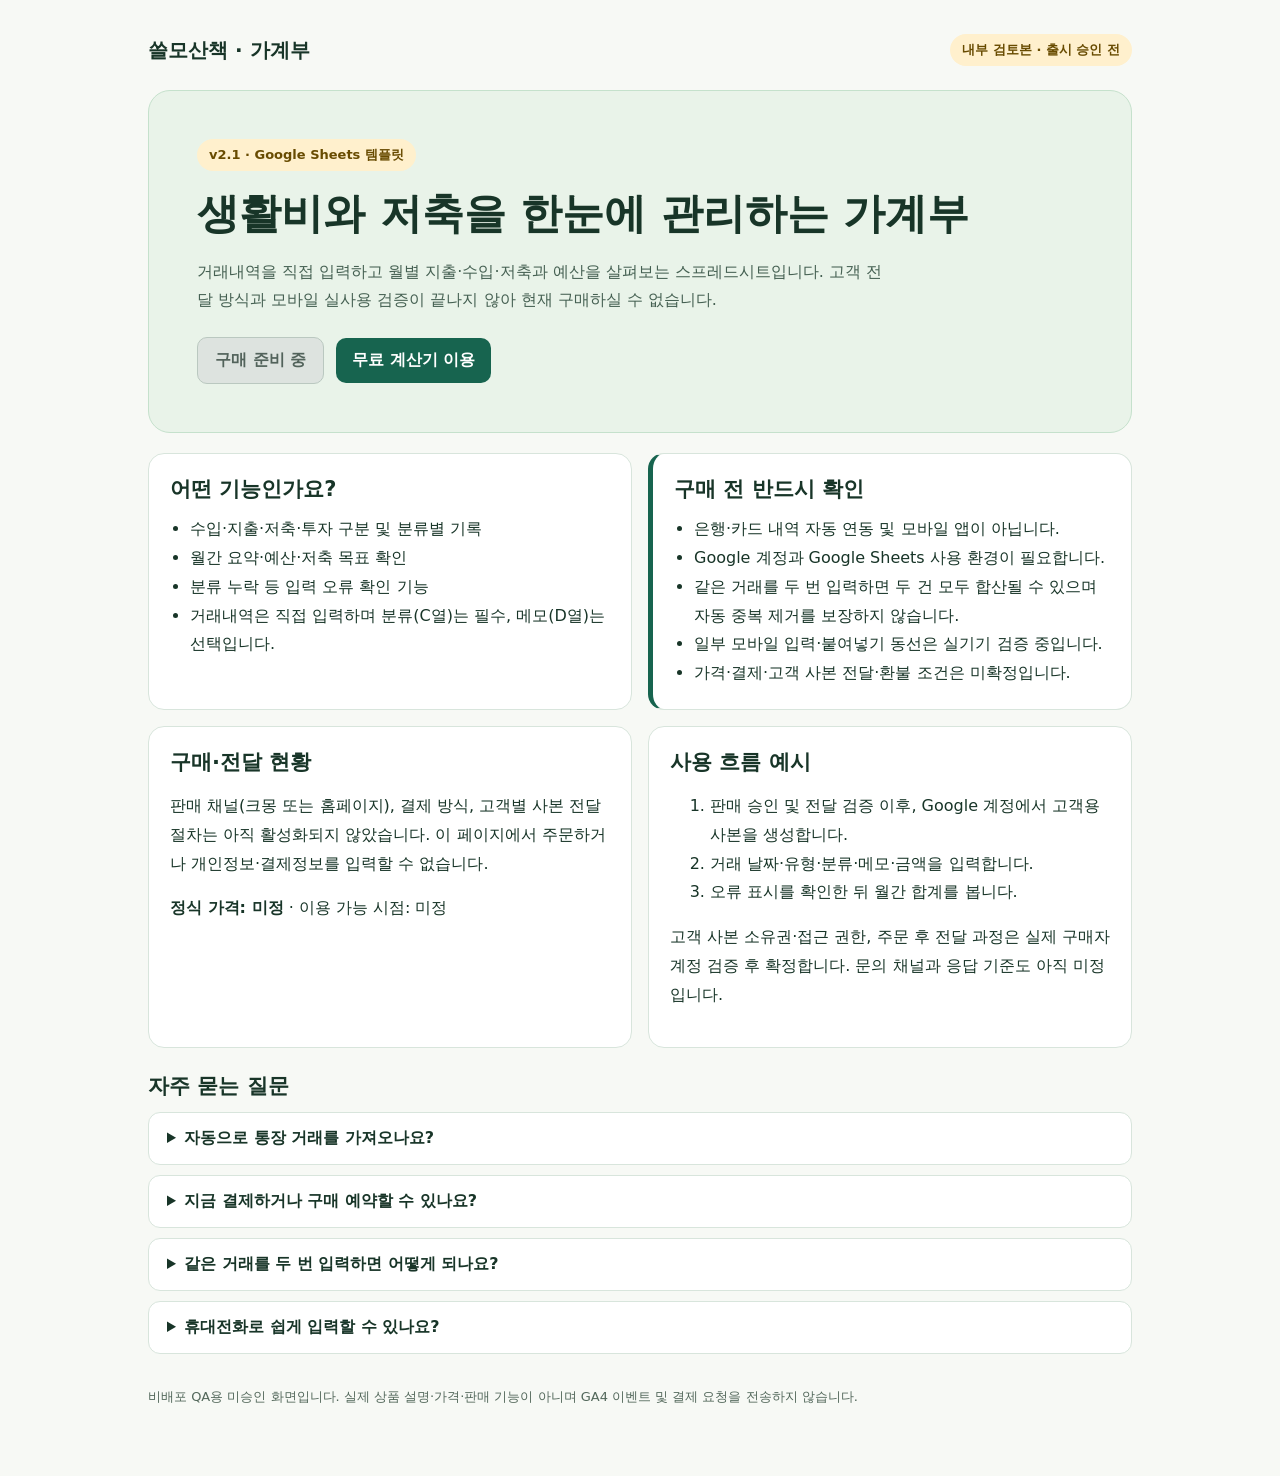
<file: qa/nondeploy-product-readiness.html>
<!doctype html>
<html lang="ko"><head><meta charset="utf-8"><meta name="viewport" content="width=device-width,initial-scale=1">
<title>쓸모산책 가계부 v2.1 | 구매 전 안내 비배포 검토본</title>
<meta name="robots" content="noindex,nofollow">
<style>
:root{font-family:system-ui,-apple-system,"Noto Sans KR",sans-serif;color:#183528;background:#f7f9f5}*{box-sizing:border-box}
body{margin:0}a{color:#17644f}a:focus-visible,summary:focus-visible{outline:3px solid #17644f;outline-offset:3px}
.wrap{max-width:1020px;margin:auto;padding:20px 18px 70px}
header{display:flex;align-items:center;justify-content:space-between;gap:12px;flex-wrap:wrap;padding:14px 0 24px}
.logo{font-weight:850;font-size:20px}.tag{display:inline-block;border-radius:100px;padding:7px 12px;background:#fff0cd;color:#684b00;font-weight:750;font-size:13px}
.hero{background:#e9f3e9;border:1px solid #c5e1cc;padding:clamp(22px,5vw,48px);border-radius:22px}
h1{font-size:clamp(27px,4.5vw,42px);line-height:1.3;margin:16px 0}h2{font-size:21px;margin:0 0 12px}p,li{line-height:1.8}
.desc{color:#456052;max-width:690px}.grid{display:grid;grid-template-columns:repeat(2,minmax(0,1fr));gap:16px;margin-top:20px}
.card{min-width:0;border:1px solid #d8e5dc;border-radius:16px;background:#fff;padding:21px;overflow-wrap:anywhere}
.card ul{margin:5px 0 0;padding-left:20px}.notice{border-left:5px solid #17644f}
.cta{display:flex;align-items:center;gap:12px;flex-wrap:wrap;margin-top:22px}
button{font:inherit;border-radius:10px;padding:12px 17px;background:#dde3df;color:#52635b;border:1px solid #bac8c0;cursor:not-allowed;font-weight:750}
.link{display:inline-block;padding:12px 16px;background:#17644f;color:white;border-radius:10px;font-weight:700;text-decoration:none}
details{border:1px solid #d8e5dc;border-radius:12px;background:white;padding:15px 18px;margin-top:10px}
summary{font-weight:750;cursor:pointer}
footer{margin-top:34px;color:#53685b;font-size:13px}
@media(max-width:650px){.grid{grid-template-columns:1fr}.wrap{padding:12px 12px 48px}.hero{border-radius:15px}.card{padding:17px}}
</style></head><body><main class="wrap">
<header><span class="logo">쓸모산책 · 가계부</span><span class="tag">내부 검토본 · 출시 승인 전</span></header>
<section class="hero" aria-labelledby="product-title">
<span class="tag">v2.1 · Google Sheets 템플릿</span><h1 id="product-title">생활비와 저축을 한눈에 관리하는 가계부</h1>
<p class="desc">거래내역을 직접 입력하고 월별 지출·수입·저축과 예산을 살펴보는 스프레드시트입니다. 고객 전달 방식과 모바일 실사용 검증이 끝나지 않아 현재 구매하실 수 없습니다.</p>
<div class="cta"><button type="button" disabled aria-label="구매 불가: 아직 출시되지 않았습니다">구매 준비 중</button><a class="link" href="https://flowmateworks-ux.github.io/ssulmo-life-tools/#tools">무료 계산기 이용</a></div>
</section>
<div class="grid">
<section class="card" aria-labelledby="feature-title"><h2 id="feature-title">어떤 기능인가요?</h2><ul>
<li>수입·지출·저축·투자 구분 및 분류별 기록</li><li>월간 요약·예산·저축 목표 확인</li>
<li>분류 누락 등 입력 오류 확인 기능</li><li>거래내역은 직접 입력하며 분류(C열)는 필수, 메모(D열)는 선택입니다.</li></ul></section>
<section class="card notice" aria-labelledby="caveat-title"><h2 id="caveat-title">구매 전 반드시 확인</h2><ul>
<li>은행·카드 내역 자동 연동 및 모바일 앱이 아닙니다.</li><li>Google 계정과 Google Sheets 사용 환경이 필요합니다.</li>
<li>같은 거래를 두 번 입력하면 두 건 모두 합산될 수 있으며 자동 중복 제거를 보장하지 않습니다.</li><li>일부 모바일 입력·붙여넣기 동선은 실기기 검증 중입니다.</li><li>가격·결제·고객 사본 전달·환불 조건은 미확정입니다.</li></ul></section>
<section class="card" aria-labelledby="delivery-title"><h2 id="delivery-title">구매·전달 현황</h2>
<p>판매 채널(크몽 또는 홈페이지), 결제 방식, 고객별 사본 전달 절차는 아직 활성화되지 않았습니다. 이 페이지에서 주문하거나 개인정보·결제정보를 입력할 수 없습니다.</p>
<p><strong>정식 가격: 미정</strong> · 이용 가능 시점: 미정</p></section>
<section class="card" aria-labelledby="help-title"><h2 id="help-title">사용 흐름 예시</h2>
<ol><li>판매 승인 및 전달 검증 이후, Google 계정에서 고객용 사본을 생성합니다.</li><li>거래 날짜·유형·분류·메모·금액을 입력합니다.</li><li>오류 표시를 확인한 뒤 월간 합계를 봅니다.</li></ol>
<p>고객 사본 소유권·접근 권한, 주문 후 전달 과정은 실제 구매자 계정 검증 후 확정합니다. 문의 채널과 응답 기준도 아직 미정입니다.</p></section>
</div>
<section style="margin-top:24px" aria-labelledby="faq-title"><h2 id="faq-title">자주 묻는 질문</h2>
<details><summary>자동으로 통장 거래를 가져오나요?</summary><p>아닙니다. 은행·카드 자동 동기화 기능은 제공하지 않습니다.</p></details>
<details><summary>지금 결제하거나 구매 예약할 수 있나요?</summary><p>아닙니다. 가격과 판매 경로가 확정되지 않아 구매·예약 기능을 열지 않았습니다.</p></details>
<details><summary>같은 거래를 두 번 입력하면 어떻게 되나요?</summary><p>자동 중복 차단을 보장하지 않으며 두 건 모두 월간 합계에 반영될 수 있으니 저장 전 확인이 필요합니다.</p></details>
<details><summary>휴대전화로 쉽게 입력할 수 있나요?</summary><p>모바일 사용성을 개선하고 있지만 모든 iPhone 실기기 입력 동선이 확인된 것은 아닙니다.</p></details>
</section><footer>비배포 QA용 미승인 화면입니다. 실제 상품 설명·가격·판매 기능이 아니며 GA4 이벤트 및 결제 요청을 전송하지 않습니다.</footer>
</main></body></html>
</file>
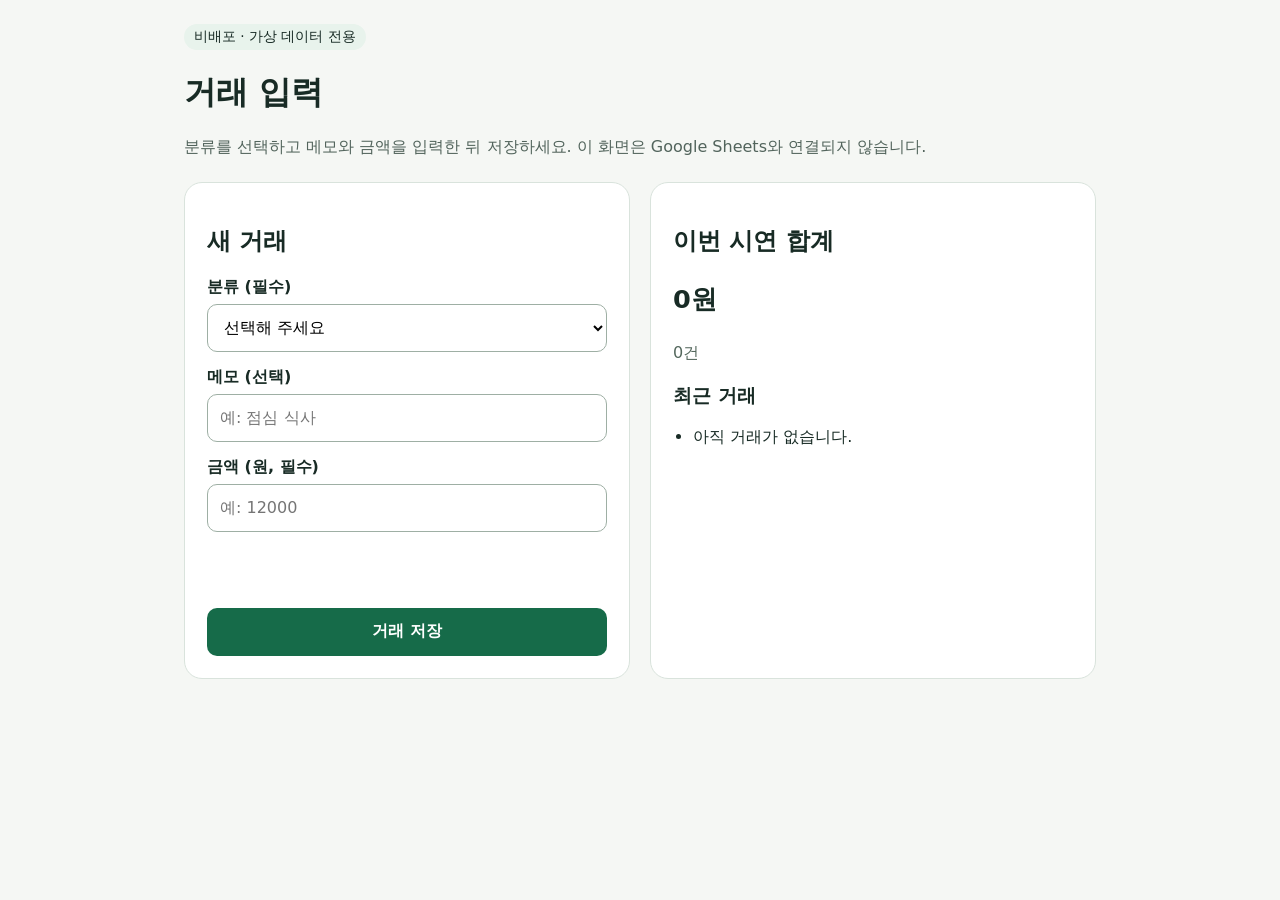
<file: qa/nondeploy-transaction-form.html>
<!doctype html>
<html lang="ko"><head><meta charset="utf-8"><meta name="viewport" content="width=device-width,initial-scale=1"><title>쓸모산책 거래 입력 UX 비배포 시제품</title>
<style>
:root{font-family:system-ui,-apple-system,sans-serif;color:#182b25;background:#f5f7f4}*{box-sizing:border-box}body{margin:0}.wrap{max-width:960px;margin:auto;padding:24px}header{margin-bottom:24px}h1{font-size:clamp(1.4rem,3vw,2rem)}.note{color:#52645c}.layout{display:grid;grid-template-columns:minmax(0,1fr) minmax(0,1fr);gap:20px}.panel{background:white;border:1px solid #d9e3dc;border-radius:18px;padding:22px;min-width:0}label{display:block;font-weight:650;margin:15px 0 6px}input,select,button{font:inherit;width:100%;min-height:48px;border-radius:10px;padding:10px 12px}input,select{border:1px solid #9eafa4;background:#fff}input:focus-visible,select:focus-visible,button:focus-visible{outline:3px solid #256b4a;outline-offset:2px}button{border:0;background:#166b49;color:#fff;font-weight:700;margin-top:20px;cursor:pointer}.error{color:#b42318;min-height:24px}ul{padding-left:20px}li{margin:10px 0;overflow-wrap:anywhere}.muted{color:#53675c}.amount{font-size:1.6rem;font-weight:800}.pill{display:inline-block;background:#e8f3ec;padding:4px 10px;border-radius:20px;font-size:.85rem}@media(max-width:700px){.wrap{padding:14px}.layout{grid-template-columns:1fr}.panel{padding:18px}input,select,button{font-size:16px}}
</style></head><body><main class="wrap"><header><span class="pill">비배포 · 가상 데이터 전용</span><h1>거래 입력</h1><p class="note">분류를 선택하고 메모와 금액을 입력한 뒤 저장하세요. 이 화면은 Google Sheets와 연결되지 않습니다.</p></header>
<div class="layout"><section class="panel" aria-labelledby="entry-title"><h2 id="entry-title">새 거래</h2><form id="entry" novalidate><label for="category">분류 (필수)</label><select id="category" required><option value="">선택해 주세요</option><option>식비</option><option>교통</option><option>생활</option><option>기타</option></select><label for="memo">메모 (선택)</label><input id="memo" maxlength="80" placeholder="예: 점심 식사"><label for="amount">금액 (원, 필수)</label><input id="amount" inputmode="numeric" type="number" min="1" max="1000000000" step="1" placeholder="예: 12000" required><p class="error" id="error" role="alert" aria-live="assertive"></p><button type="submit">거래 저장</button></form></section>
<section class="panel" aria-labelledby="summary-title"><h2 id="summary-title">이번 시연 합계</h2><p class="amount" id="total" aria-live="polite">0원</p><p class="muted" id="count">0건</p><h3>최근 거래</h3><ul id="transactions" aria-live="polite"><li>아직 거래가 없습니다.</li></ul></section></div></main>
<script>
(()=>{'use strict';const form=document.querySelector('#entry'),category=document.querySelector('#category'),memo=document.querySelector('#memo'),amount=document.querySelector('#amount'),error=document.querySelector('#error'),total=document.querySelector('#total'),count=document.querySelector('#count'),list=document.querySelector('#transactions');const entries=[];const money=n=>n.toLocaleString('ko-KR')+'원';const clearError=()=>{error.textContent='';[category,amount].forEach(field=>{field.removeAttribute('aria-invalid');field.removeAttribute('aria-describedby')})};const showError=(field,message)=>{error.textContent=message;field.setAttribute('aria-invalid','true');field.setAttribute('aria-describedby','error');field.focus()};[category,amount].forEach(field=>field.addEventListener('input',clearError));form.addEventListener('submit',e=>{e.preventDefault();clearError();const n=Number(amount.value);if(!category.value){showError(category,'분류를 선택해 주세요.');return}if(!amount.value||!Number.isSafeInteger(n)||n<1||n>1000000000){showError(amount,'금액은 1원 이상 10억 원 이하의 정수로 입력해 주세요.');return}entries.unshift({category:category.value,memo:memo.value.trim(),amount:n});total.textContent=money(entries.reduce((s,x)=>s+x.amount,0));count.textContent=entries.length+'건';list.replaceChildren();entries.slice(0,5).forEach(x=>{const li=document.createElement('li');li.textContent=x.category+' · '+(x.memo||'메모 없음')+' · '+money(x.amount);list.append(li)});form.reset();category.focus()});})();
</script></body></html>
</file>
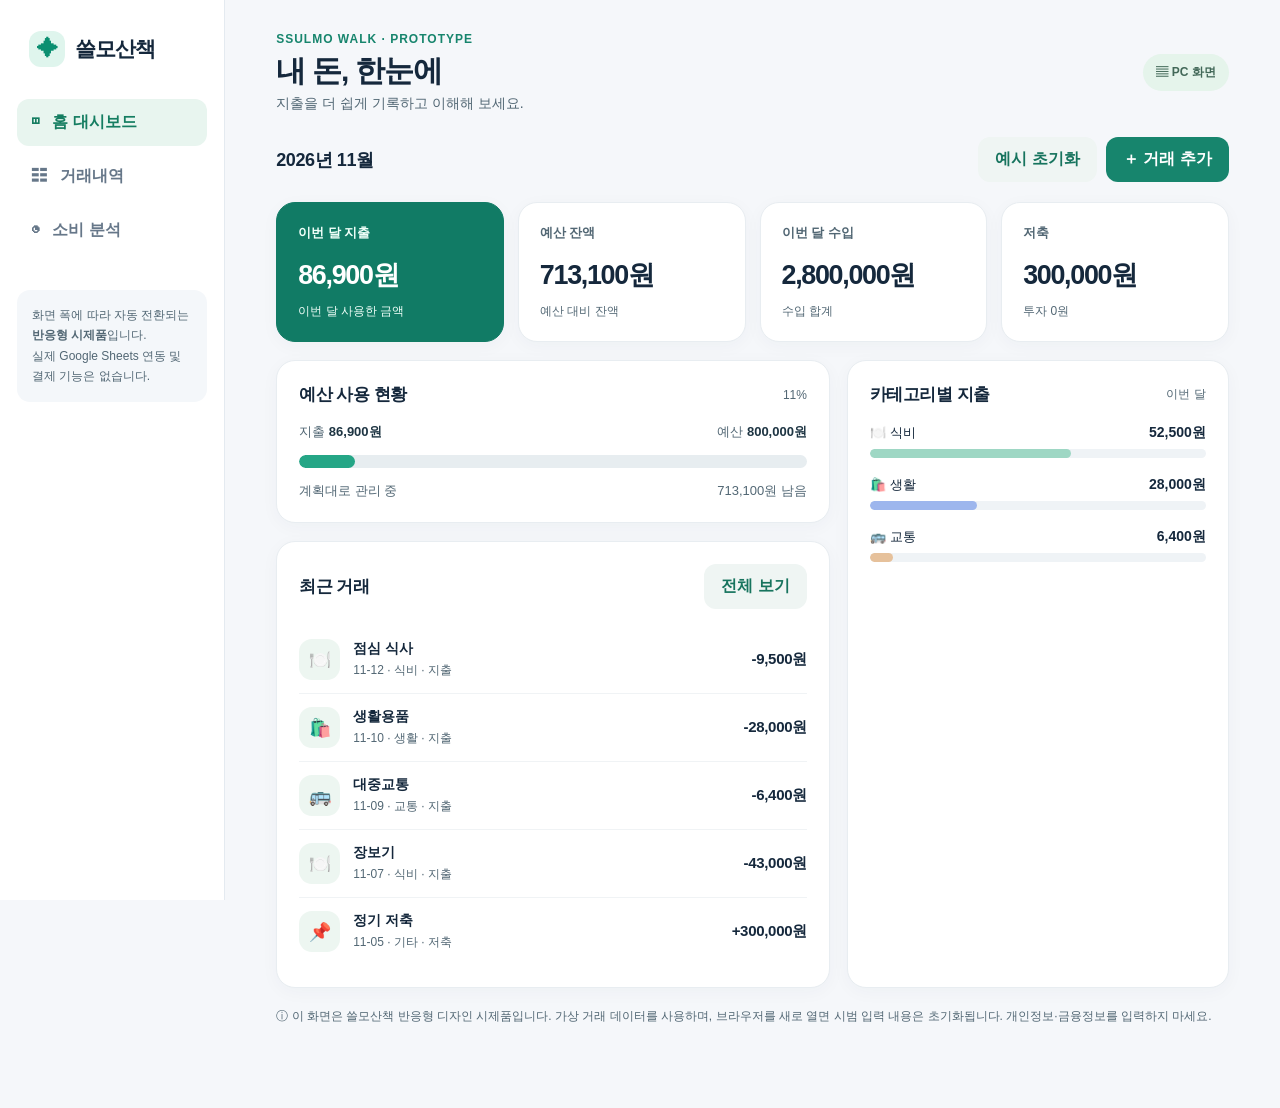
<file: qa/poc/ssulmo-responsive-poc-20261112.html>
<!DOCTYPE html>
<html lang="ko">
<head>
<meta charset="UTF-8" />
<meta name="viewport" content="width=device-width, initial-scale=1, viewport-fit=cover" />
<meta name="theme-color" content="#f5f7fa" />
<title>쓸모산책 | 반응형 가계부 시제품</title>
<style>
:root{font-family:-apple-system,BlinkMacSystemFont,"Apple SD Gothic Neo","Malgun Gothic",sans-serif;color:#15283c;background:#f5f7fa;--muted:#526774;--green:#17856d;--line:#e4eaf0;--card:#fff;--danger:#d0525a}*{box-sizing:border-box}body{margin:0;min-width:320px}button,input,select{font:inherit}button{cursor:pointer}button:focus-visible,input:focus-visible,select:focus-visible{outline:3px solid #83cdb7;outline-offset:2px}.layout{max-width:1440px;margin:0 auto;display:grid;grid-template-columns:225px minmax(0,1fr);min-height:100vh}.sidebar{background:#fff;border-right:1px solid var(--line);padding:31px 17px;position:sticky;top:0;height:100vh}.brand{display:flex;align-items:center;gap:10px;padding:0 12px 32px;font-size:21px;font-weight:800;letter-spacing:-1px}.brand-mark{width:36px;height:36px;border-radius:12px;background:#dff5ed;display:grid;place-items:center;color:#0b8f71}.nav{display:grid;gap:7px}.nav button{background:transparent;border:0;text-align:left;border-radius:12px;padding:13px 14px;color:#667789;font-weight:700}.nav button.active{background:#e8f5ef;color:#157d61}.side-note{margin-top:36px;padding:15px;background:#f4f7fa;border-radius:13px;color:#526774;font-size:12px;line-height:1.7}.main{padding:32px clamp(22px,4vw,54px) 70px;min-width:0}.topline{display:flex;align-items:center;justify-content:space-between;gap:12px;margin-bottom:24px}.eyebrow{font-size:12px;color:var(--green);font-weight:800;letter-spacing:1px}.title{margin:5px 0 3px;font-size:30px;letter-spacing:-1.2px}.subtitle{color:var(--muted);font-size:14px;margin:0}.device{display:flex;align-items:center;gap:8px;font-size:12px;color:#426858;background:#e5f4eb;border-radius:25px;padding:10px 13px;font-weight:700;white-space:nowrap}.action{border:0;background:var(--green);color:white;border-radius:12px;padding:12px 17px;font-weight:800;min-height:43px}.action.secondary{background:#eff5f3;color:#17745e}.toolbar{display:flex;align-items:center;justify-content:space-between;margin-bottom:20px;gap:12px}.month{font-weight:800;font-size:18px;letter-spacing:-.4px}.toolbar-actions{display:flex;gap:9px}.cards{display:grid;grid-template-columns:repeat(4,minmax(0,1fr));gap:14px}.card,.panel{background:var(--card);border:1px solid #e8edf1;border-radius:19px;box-shadow:0 4px 18px rgba(25,57,73,.035)}.card{padding:21px;min-height:138px}.card .small{color:#526774;font-size:13px;font-weight:650}.card .value{font-size:clamp(21px,2.1vw,30px);font-weight:830;letter-spacing:-1.3px;margin-top:15px;white-space:nowrap}.card .hint{font-size:12px;color:#526774;margin-top:10px}.card.highlight{background:#117b65;color:white;border-color:#117b65}.card.highlight .small,.card.highlight .hint{color:#f0fff9}.lower{display:grid;grid-template-columns:minmax(0,1.45fr) minmax(250px,1fr);gap:17px;margin-top:18px}.panel{padding:22px;min-width:0}.panel-head{display:flex;justify-content:space-between;align-items:center;gap:9px;margin-bottom:17px}.panel h2{font-size:17px;margin:0;letter-spacing:-.5px}.panel .meta{color:#526774;font-size:12px}.budget-track{width:100%;height:13px;border-radius:30px;background:#e7edf0;overflow:hidden;margin:14px 0}.budget-fill{height:100%;width:0%;background:#25a686;border-radius:30px;transition:width .25s}.budget-values{display:flex;justify-content:space-between;gap:8px;font-size:13px;color:#526774}.budget-values strong{color:#1e3543}.category{display:flex;align-items:center;justify-content:space-between;margin:18px 0 7px;font-size:13px}.category strong{font-size:14px}.bar{height:9px;background:#eff3f6;border-radius:12px;overflow:hidden}.bar>span{display:block;height:100%;border-radius:12px;background:#9ed7c4}.bar.alt>span{background:#9db6ed}.bar.third>span{background:#e6c19b}.transactions{margin-top:18px}.transaction{display:grid;grid-template-columns:42px 1fr auto;align-items:center;gap:12px;padding:13px 0;border-bottom:1px solid #f0f3f5}.transaction:last-child{border-bottom:0}.tx-icon{width:41px;height:41px;border-radius:13px;background:#edf6f1;display:grid;place-items:center;font-size:18px}.transaction .name{font-size:14px;font-weight:750}.transaction .detail{font-size:12px;color:#526774;margin-top:4px}.transaction .amount{font-size:15px;font-weight:800;letter-spacing:-.3px}.transaction .amount.income{color:var(--green)}.empty{color:#526774;font-size:13px;padding:24px;text-align:center}.demo{margin-top:19px;color:#526774;font-size:12px;line-height:1.6}.bottom-nav{display:none}.view{display:none}.view.active{display:block}.table-wrap{overflow:auto}table{border-collapse:collapse;width:100%;font-size:13px}th,td{text-align:left;padding:13px;border-bottom:1px solid var(--line);white-space:nowrap}th{color:#526774;font-size:12px}.form-backdrop{position:fixed;inset:0;background:#162b38a8;z-index:10;display:none;align-items:center;justify-content:center;padding:15px;overflow-y:auto}.form-backdrop.open{display:flex}.modal{background:#fff;border-radius:22px;padding:25px;width:min(440px,100%);max-height:calc(100dvh - 30px);overflow-y:auto;box-shadow:0 18px 65px #12202f44}.modal h2{margin:0 0 16px;font-size:21px}.form-grid{display:grid;gap:13px}.form-grid label{font-size:12px;font-weight:800;color:#4d6472}.form-grid input,.form-grid select{display:block;width:100%;border:1px solid #d9e3e9;border-radius:11px;padding:12px;margin-top:5px;color:#193041;background:#fff;min-height:45px}.modal-actions{display:flex;gap:9px;justify-content:flex-end;margin-top:20px}.sr-only{position:absolute;width:1px;height:1px;padding:0;margin:-1px;overflow:hidden;clip:rect(0,0,0,0);white-space:nowrap;border:0}
@media(max-width:1100px){.cards{grid-template-columns:repeat(2,minmax(0,1fr))}.lower{grid-template-columns:1fr}.card{min-height:128px}.card .value{font-size:29px}}
@media(max-width:720px){body{background:#f6f8fb}.layout{display:block;padding-bottom:72px}.sidebar{display:none}.main{padding:25px 15px 24px}.topline{margin-bottom:22px}.title{font-size:25px}.subtitle{font-size:12px}.device{font-size:11px;padding:7px 10px}.toolbar{margin-bottom:14px;flex-wrap:wrap}.month{font-size:16px}.action{padding:11px 13px}.toolbar-actions .secondary{display:inline-flex}.cards{grid-template-columns:repeat(2,minmax(0,1fr));gap:10px}.card{border-radius:16px;padding:16px;min-height:119px}.card .small{font-size:12px}.card .value{font-size:clamp(20px,5.4vw,27px);margin-top:16px}.card .hint{font-size:11px}.panel{border-radius:16px;padding:17px}.lower{gap:12px;margin-top:12px}.bottom-nav{position:fixed;bottom:0;left:0;right:0;height:calc(64px + env(safe-area-inset-bottom));padding-bottom:env(safe-area-inset-bottom);display:grid;grid-template-columns:repeat(3,1fr);background:#fff;border-top:1px solid var(--line);z-index:5}.bottom-nav button{background:transparent;border:0;color:#526774;font-size:11px;font-weight:750;display:grid;place-items:center;gap:0;padding:6px}.bottom-nav button.active{color:var(--green)}.bottom-nav button span{font-size:21px}.transaction .amount{font-size:14px}}
@media(max-width:380px){.cards{gap:8px}.card{padding:13px}.card .value{font-size:20px}.transaction{grid-template-columns:36px 1fr auto;gap:8px}.tx-icon{width:35px;height:35px}.topline{align-items:flex-start}.device{margin-top:4px}}
</style>
</head>
<body>
<div class="layout">
<aside class="sidebar"><div class="brand"><span class="brand-mark">✦</span>쓸모산책</div><nav class="nav" aria-label="주요 메뉴"><button data-nav="home" class="active">◫ &nbsp; 홈 대시보드</button><button data-nav="transactions">☷ &nbsp; 거래내역</button><button data-nav="insights">◔ &nbsp; 소비 분석</button></nav><div class="side-note">화면 폭에 따라 자동 전환되는 <b>반응형 시제품</b>입니다.<br>실제 Google Sheets 연동 및 결제 기능은 없습니다.</div></aside>
<main class="main">
<header class="topline"><div><div class="eyebrow">SSULMO WALK · PROTOTYPE</div><h1 class="title">내 돈, 한눈에</h1><p class="subtitle">지출을 더 쉽게 기록하고 이해해 보세요.</p></div><span class="device" id="deviceLabel" aria-live="polite">화면 확인 중</span></header>
<div class="toolbar"><div class="month" id="monthText">2026년 11월</div><div class="toolbar-actions"><button class="action secondary" id="reset">예시 초기화</button><button class="action" id="add">＋ 거래 추가</button></div></div>
<section id="homeView" class="view active" aria-label="홈 대시보드"><div class="cards"><article class="card highlight"><div class="small">이번 달 지출</div><div class="value" id="expense">0원</div><div class="hint">이번 달 사용한 금액</div></article><article class="card"><div class="small">예산 잔액</div><div class="value" id="remain">0원</div><div class="hint" id="budgetHint">예산 대비 잔액</div></article><article class="card"><div class="small">이번 달 수입</div><div class="value" id="income">0원</div><div class="hint">수입 합계</div></article><article class="card"><div class="small">저축</div><div class="value" id="savings">0원</div><div class="hint" id="investments">투자 0원</div></article></div><div class="lower"><div><section class="panel"><div class="panel-head"><h2>예산 사용 현황</h2><span class="meta" id="budgetRatio">0%</span></div><div class="budget-values"><span>지출 <strong id="budgetExpense">0원</strong></span><span>예산 <strong id="budgetTotal">0원</strong></span></div><div class="budget-track"><div class="budget-fill" id="budgetFill"></div></div><div class="budget-values"><span id="budgetStatus">예산 내에서 관리 중</span><span id="budgetRemaining">0원 남음</span></div></section><section class="panel transactions"><div class="panel-head"><h2>최근 거래</h2><button class="action secondary" id="seeAll">전체 보기</button></div><div id="recentRows"></div></section></div><section class="panel"><div class="panel-head"><h2>카테고리별 지출</h2><span class="meta">이번 달</span></div><div id="categories"></div></section></div><p class="demo">ⓘ 이 화면은 쓸모산책 반응형 디자인 시제품입니다. 가상 거래 데이터를 사용하며, 브라우저를 새로 열면 시범 입력 내용은 초기화됩니다. 개인정보·금융정보를 입력하지 마세요.</p></section>
<section id="transactionsView" class="view"><div class="panel"><div class="panel-head"><h2>전체 거래내역</h2><span class="meta">시연용</span></div><div class="table-wrap"><table><thead><tr><th>날짜</th><th>구분</th><th>분류</th><th>내용</th><th>금액</th></tr></thead><tbody id="allRows"></tbody></table></div></div></section>
<section id="insightsView" class="view"><div class="panel"><div class="panel-head"><h2>소비 분석</h2><span class="meta">월간 지출 비중</span></div><div id="insightsCategories"></div><p class="demo">차트와 상세 추세 기능은 시제품 검증 후 추가할 예정입니다.</p></div></section>
</main></div>
<nav class="bottom-nav" aria-label="모바일 메뉴"><button data-nav="home" class="active"><span>⌂</span>홈</button><button data-nav="transactions"><span>☷</span>내역</button><button data-nav="insights"><span>◔</span>분석</button></nav>
<div class="form-backdrop" id="modalBackdrop" role="presentation"><form class="modal" id="txForm" role="dialog" aria-modal="true" aria-labelledby="txModalTitle"><h2 id="txModalTitle">거래 추가 <small style="font-size:12px;color:#526774">(시연용)</small></h2><div class="form-grid"><label>날짜<input type="date" id="txDate" required /></label><label>구분<select id="txType"><option value="지출">지출</option><option value="수입">수입</option><option value="저축">저축</option><option value="투자">투자</option></select></label><label>분류<select id="txCategory"><option>식비</option><option>생활</option><option>교통</option><option>쇼핑</option><option>급여</option><option>기타</option></select></label><label>내용<input type="text" id="txMemo" placeholder="예: 점심 식사" maxlength="40" required /></label><label>금액 (원)<input type="number" id="txAmount" min="1" max="999999999" placeholder="5000" required /></label></div><div class="modal-actions"><button type="button" class="action secondary" id="cancel">취소</button><button type="submit" class="action">추가하기</button></div></form></div>
<script>
(()=>{'use strict';
const initial=[{date:'2026-11-12',type:'지출',category:'식비',memo:'점심 식사',amount:9500},{date:'2026-11-10',type:'지출',category:'생활',memo:'생활용품',amount:28000},{date:'2026-11-09',type:'지출',category:'교통',memo:'대중교통',amount:6400},{date:'2026-11-07',type:'지출',category:'식비',memo:'장보기',amount:43000},{date:'2026-11-05',type:'저축',category:'기타',memo:'정기 저축',amount:300000},{date:'2026-11-01',type:'수입',category:'급여',memo:'월급',amount:2800000}];
let rows=initial.map(x=>({...x}));const budget=800000;const displayedMonth='2026-11';const $=id=>document.getElementById(id), won=n=>Math.round(n).toLocaleString('ko-KR')+'원';const escapeHtml=v=>String(v).replace(/[&<>"']/g,c=>({'&':'&amp;','<':'&lt;','>':'&gt;','"':'&quot;',"'":'&#39;'}[c]));const iconOf=c=>({식비:'🍽️',생활:'🛍️',교통:'🚌',쇼핑:'🛒',급여:'💰',기타:'📌'}[c]||'📌');
function render(){const monthRows=rows.filter(r=>r.date.slice(0,7)===displayedMonth);let expense=monthRows.filter(r=>r.type==='지출').reduce((s,r)=>s+r.amount,0);let income=monthRows.filter(r=>r.type==='수입').reduce((s,r)=>s+r.amount,0);let saving=monthRows.filter(r=>r.type==='저축').reduce((s,r)=>s+r.amount,0);let investing=monthRows.filter(r=>r.type==='투자').reduce((s,r)=>s+r.amount,0);let remaining=budget-expense;let pct=budget?Math.round(expense/budget*100):0;$('expense').textContent=won(expense);$('income').textContent=won(income);$('savings').textContent=won(saving);$('investments').textContent='투자 '+won(investing);$('remain').textContent=won(remaining);$('remain').style.color=remaining<0?'#d0525a':'';$('budgetExpense').textContent=won(expense);$('budgetTotal').textContent=won(budget);$('budgetRatio').textContent=pct+'%';$('budgetFill').style.width=Math.min(pct,100)+'%';$('budgetRemaining').textContent=(remaining>=0?won(remaining)+' 남음':won(-remaining)+' 초과');$('budgetHint').textContent=remaining<0?'예산 초과':'예산 대비 잔액';$('budgetStatus').textContent=remaining<0?'예산을 초과했어요':'계획대로 관리 중';
const all=[...rows].sort((a,b)=>b.date.localeCompare(a.date));$('recentRows').innerHTML=all.slice(0,5).map(r=>`<div class="transaction"><div class="tx-icon">${iconOf(r.category)}</div><div><div class="name">${escapeHtml(r.memo)}</div><div class="detail">${escapeHtml(r.date.slice(5))} · ${escapeHtml(r.category)} · ${escapeHtml(r.type)}</div></div><div class="amount ${r.type==='수입'?'income':''}">${r.type==='지출'?'-':'+'}${won(r.amount)}</div></div>`).join('')||'<div class="empty">아직 거래가 없습니다.</div>';
$('allRows').innerHTML=all.map(r=>`<tr><td>${escapeHtml(r.date)}</td><td>${escapeHtml(r.type)}</td><td>${escapeHtml(r.category)}</td><td>${escapeHtml(r.memo)}</td><td>${r.type==='지출'?'-':'+'}${won(r.amount)}</td></tr>`).join('');
const groups=Object.entries(monthRows.filter(r=>r.type==='지출').reduce((o,r)=>(o[r.category]=(o[r.category]||0)+r.amount,o),{})).sort((a,b)=>b[1]-a[1]);const bars=groups.map(([cat,amount],i)=>`<div class="category"><span>${iconOf(cat)} ${escapeHtml(cat)}</span><strong>${won(amount)}</strong></div><div class="bar ${i===1?'alt':i>1?'third':''}"><span style="width:${expense?Math.round(amount/expense*100):0}%"></span></div>`).join('')||'<div class="empty">지출이 없습니다.</div>';$('categories').innerHTML=bars;$('insightsCategories').innerHTML=bars;
}function setView(v){for(const el of document.querySelectorAll('.view'))el.classList.toggle('active',el.id===v+'View');for(const el of document.querySelectorAll('[data-nav]')){el.classList.toggle('active',el.dataset.nav===v);el.setAttribute('aria-current',el.dataset.nav===v?'page':'false')}window.scrollTo({top:0,behavior:'instant'});}document.querySelectorAll('[data-nav]').forEach(b=>b.addEventListener('click',()=>setView(b.dataset.nav)));$('seeAll').addEventListener('click',()=>setView('transactions'));
const backdrop=$('modalBackdrop');let modalOpener=null;function openModal(){modalOpener=document.activeElement;backdrop.classList.add('open');document.querySelector('.layout').inert=true;document.querySelector('.bottom-nav').inert=true;$('txDate').value='2026-11-12';$('txMemo').focus();}$('add').addEventListener('click',openModal);function close(){if(!backdrop.classList.contains('open'))return;backdrop.classList.remove('open');document.querySelector('.layout').inert=false;document.querySelector('.bottom-nav').inert=false;$('txForm').reset();if(modalOpener&&modalOpener.isConnected)modalOpener.focus();}backdrop.addEventListener('keydown',e=>{if(e.key!=='Tab')return;const focusables=[...$('txForm').querySelectorAll('input,select,button')].filter(el=>!el.disabled);const first=focusables[0],last=focusables[focusables.length-1];if(e.shiftKey&&document.activeElement===first){e.preventDefault();last.focus()}else if(!e.shiftKey&&document.activeElement===last){e.preventDefault();first.focus()}});$('cancel').addEventListener('click',close);backdrop.addEventListener('click',e=>{if(e.target===backdrop)close()});document.addEventListener('keydown',e=>{if(e.key==='Escape')close()});$('txForm').addEventListener('submit',e=>{e.preventDefault();const amount=Number($('txAmount').value);const date=$('txDate').value; if(!Number.isFinite(amount)||amount<=0||!Number.isInteger(amount)||!date){alert('올바른 날짜와 양의 정수 금액을 입력해 주세요.');return}const memo=$('txMemo').value.trim();if(!memo){$('txMemo').setCustomValidity('공백이 아닌 내용을 입력해 주세요.');$('txMemo').reportValidity();return}rows.push({date,type:$('txType').value,category:$('txCategory').value,memo,amount});close();render();setView('home')});$('txMemo').addEventListener('input',()=>{$('txMemo').setCustomValidity('')});$('reset').addEventListener('click',()=>{rows=initial.map(x=>({...x}));render();setView('home')});
function setDevice(){const mobile=window.matchMedia('(max-width:720px)').matches;$('deviceLabel').textContent=mobile?'▣ 모바일 화면':'▤ PC 화면';}window.addEventListener('resize',setDevice,{passive:true});setDevice();render();
})();
</script>
</body>
</html>
</file>
<file: style.css>
:root{font-family:system-ui,-apple-system,"Apple SD Gothic Neo","Malgun Gothic",sans-serif;color:#26352f;background:#fcfbf8;font-synthesis:none;scroll-behavior:smooth}*{box-sizing:border-box}body{margin:0;line-height:1.65;letter-spacing:-.02em}a{color:inherit;text-decoration:none}button,input{font:inherit}input{accent-color:#167568}input:focus-visible,a:focus-visible,summary:focus-visible{outline:3px solid #75c9bd;outline-offset:3px}.container{width:min(1100px,calc(100% - 40px));margin:auto}.skip-link{position:absolute;left:-9999px}.skip-link:focus{left:16px;top:16px;z-index:20;background:white;padding:12px}.site-header{background:#fcfbf8;border-bottom:1px solid #e9ede8}.header-inner{display:flex;align-items:center;justify-content:space-between;min-height:78px;gap:16px}.logo{display:flex;align-items:center;gap:9px;font-size:21px;font-weight:850;white-space:nowrap;letter-spacing:-.05em}.logo-mark{width:33px;height:33px;display:grid;place-items:center;color:white;background:#28776b;border-radius:11px;font-size:18px}.site-header nav{display:flex;gap:29px;font-size:14px;font-weight:650;color:#526259}.site-header nav a:hover,.footer-links a:hover{color:#147363}.hero{background:#f1f6ef}.hero>.container{display:grid;grid-template-columns:1.15fr .85fr;gap:55px;align-items:center;min-height:475px;padding-top:63px;padding-bottom:65px}.eyebrow{display:inline-flex;align-items:center;gap:8px;color:#34746b;font-weight:750;font-size:13px}.eyebrow-dot{width:8px;height:8px;border-radius:50%;background:#42a892}.hero h1{font-size:clamp(35px,4.1vw,54px);letter-spacing:-.065em;line-height:1.27;margin:22px 0}.accent{color:#26796c}.hero p{color:#607067;font-size:16px;line-height:1.9;max-width:570px;margin:0}.hero-actions{display:flex;align-items:center;gap:20px;flex-wrap:wrap;margin-top:30px}.primary-btn{display:inline-flex;align-items:center;gap:28px;background:#267568;color:white;border-radius:12px;padding:13px 20px;font-size:15px;font-weight:750;min-height:50px}.primary-btn:hover{background:#165b51}.hero-note{font-size:12px;color:#748078}.hero-art{background:white;border:1px solid #e2e8e2;padding:29px;border-radius:22px;box-shadow:0 22px 55px #47694d15;transform:rotate(1.5deg)}.art-title{font-size:13px;color:#718078;font-weight:650}.art-amount{font-size:clamp(27px,3vw,38px);font-weight:830;letter-spacing:-.05em;margin-top:9px}.art-amount small{font-size:16px;font-weight:600}.art-bars{display:flex;height:15px;gap:4px;margin-top:27px;overflow:hidden;border-radius:20px}.art-bars span{display:block}.art-legend{display:flex;gap:16px;flex-wrap:wrap;font-size:12px;color:#64736a;margin-top:17px}.art-legend span{display:flex;align-items:center;gap:5px}.dot{width:9px;height:9px;display:inline-block;border-radius:50%}.green{background:#2c8278}.purple{background:#b5a9e9}.peach{background:#f2bd81}.art-foot{border-top:1px solid #e9eeea;margin-top:29px;padding-top:17px;font-size:12px;color:#8a968f}.tools-section{padding:75px 0 90px}.section-kicker{color:#398b7b;font-size:12px;font-weight:850;letter-spacing:.12em}.section-top{display:flex;align-items:end;justify-content:space-between;gap:20px}.section-top h2,.help h2{font-size:clamp(25px,3vw,33px);letter-spacing:-.06em;margin:9px 0}.section-top p,.help p{color:#7a867c;margin:0}.count-tag{background:#eaf3ee;color:#4a806f;border-radius:30px;font-size:12px;font-weight:700;padding:8px 14px;white-space:nowrap}.tool-nav{display:flex;flex-wrap:wrap;gap:10px;margin-top:26px;margin-bottom:25px}.tool-nav a{background:#fff;border:1px solid #e3e9e4;border-radius:100px;padding:9px 15px;font-size:13px;font-weight:650}.tool-nav a:hover{border-color:#70aa99;background:#f2f8f4}.tool-nav span{font-size:11px;color:#67a18d;margin-right:5px}.tool-grid{display:grid;grid-template-columns:repeat(2,minmax(0,1fr));gap:20px;align-items:stretch}.tool-card{background:white;border:1px solid #e5eae4;border-radius:19px;padding:30px;scroll-margin-top:24px;display:flex;flex-direction:column}.tool-card.feature{border-color:#b8d8cc;box-shadow:0 12px 38px #1b625610}.card-top{display:flex;justify-content:space-between;align-items:center;margin-bottom:16px}.card-icon{width:45px;height:45px;border-radius:14px;display:grid;place-items:center;font-size:24px;font-weight:750}.mint{background:#e2f4ed;color:#207a6c}.lavender{background:#f0edff;color:#8272c4}.peach-bg{background:#fff2e4;color:#cb925d}.blue-bg{background:#eaf4fc;color:#648fb2}.card-index{font-size:10px;letter-spacing:.07em;color:#9da9a0;font-weight:800}.tool-card h3{font-size:22px;letter-spacing:-.05em;margin:0}.card-desc{color:#819086;font-size:14px;margin:7px 0 26px;min-height:22px}.fields{display:grid;gap:14px}.fields label{display:flex;justify-content:space-between;gap:10px;color:#46564e;font-size:13px;font-weight:700;margin-bottom:6px}.fields label span{font-size:12px;color:#97a39a;font-weight:500}.two-fields{display:grid;grid-template-columns:repeat(2,minmax(0,1fr));gap:12px}.fields input{width:100%;min-width:0;height:47px;border:1px solid #e1e7e0;background:#fcfdfa;border-radius:10px;padding:10px 13px;font-size:16px;color:#24372d;letter-spacing:0}.fields input:focus{border-color:#7fb6a3;outline:3px solid #d7efe4}.output{background:#f2f7f3;border-radius:14px;padding:19px;margin-top:auto;position:relative;top:20px;margin-bottom:20px;min-height:125px}.output.main-output{background:#eaf6f0}.result-label{color:#5d7669;font-size:13px;font-weight:650}.output strong{display:block;font-size:clamp(23px,3vw,30px);line-height:1.35;margin:7px 0 8px;color:#206f60;letter-spacing:-.04em;overflow-wrap:anywhere}.output-sub{color:#799085;font-size:12px}.output.is-negative{background:#fff0eb}.output.is-negative strong{color:#b44935}.distribution{display:flex;overflow:hidden;gap:2px;border-radius:15px;height:9px;background:#d9e5df;margin:12px 0}.distribution>span{display:block;height:100%}.fine-print{font-size:12px;color:#98a39a;margin:8px 0 0}.benefits{background:#f6f8f3;border-top:1px solid #edf0e9;border-bottom:1px solid #edf0e9;padding:35px 0}.benefits-grid{display:grid;grid-template-columns:repeat(3,1fr);gap:25px}.benefits-grid>div{padding:8px 15px}.benefit-icon{display:grid;place-items:center;width:38px;height:38px;color:#267568;background:#e5f1e9;border-radius:12px;font-weight:800;font-size:20px}.benefits h3{font-size:16px;margin:12px 0 6px}.benefits p{font-size:13px;color:#849087;margin:0}.help{padding:86px 0}.help-inner{display:grid;grid-template-columns:1fr 1.4fr;gap:55px}.faq details{border-bottom:1px solid #e5eae4;padding:17px 0}.faq details:first-child{border-top:1px solid #e5eae4}.faq summary{font-size:15px;font-weight:750;cursor:pointer;list-style:none;padding-right:35px;position:relative}.faq summary::-webkit-details-marker{display:none}.faq summary:after{content:"+";position:absolute;right:4px;top:0;color:#428877;font-size:23px;font-weight:400}.faq details[open] summary:after{content:"−"}.faq p{font-size:14px;line-height:1.8;padding:11px 0 3px}.closing{background:#eaf3ec;padding:43px 0}.closing>.container{display:flex;align-items:center;justify-content:space-between;gap:20px}.closing h2{font-size:22px;margin:0 0 7px;letter-spacing:-.04em}.closing p{font-size:13px;color:#6e8174;margin:0}.closing a{background:white;padding:11px 17px;border-radius:10px;color:#267568;font-weight:750;font-size:13px;white-space:nowrap}footer{background:#263a32;color:#e9f0e9;padding:43px 0 24px}.footer-inner{display:flex;justify-content:space-between;gap:25px}.footer-brand{font-weight:850;font-size:20px}.footer-inner p,.footer-inner small{font-size:12px;color:#b7c5bc}.footer-links{display:flex;gap:22px;font-size:13px;color:#d9e4db}.disclaimer{border-top:1px solid #41564a;margin-top:27px;padding-top:19px;color:#a8b9ad;font-size:11px}@media(max-width:860px){.hero>.container{grid-template-columns:1fr;gap:35px;padding-top:52px;padding-bottom:55px}.hero-art{max-width:520px;width:100%;transform:none}.help-inner{grid-template-columns:1fr;gap:24px}}@media(max-width:680px){.container{width:min(100% - 32px,1100px)}.header-inner{min-height:66px}.logo{font-size:19px}.site-header nav{gap:13px;font-size:12px}.site-header nav a:last-child{display:none}.hero h1{font-size:37px}.hero p{font-size:14px}.desktop-only{display:none}.hero-art{padding:22px}.hero-note{display:block}.tools-section{padding:51px 0 63px}.section-top{align-items:start;flex-direction:column;gap:13px}.tool-nav{overflow-x:auto;flex-wrap:nowrap;margin-top:20px;padding-bottom:4px}.tool-nav a{white-space:nowrap}.tool-grid{grid-template-columns:1fr;gap:15px}.tool-card{padding:22px}.tool-card h3{font-size:20px}.card-desc{margin-bottom:20px}.benefits-grid{grid-template-columns:1fr;gap:15px}.benefits-grid>div{padding:4px 0}.benefits{padding:25px 0}.help{padding:55px 0}.closing>.container{align-items:start;flex-direction:column}.footer-inner{flex-direction:column}.footer-links{gap:17px}}@media(max-width:360px){.container{width:calc(100% - 24px)}.hero h1{font-size:32px}.tool-card{padding:17px}.two-fields{gap:8px}.fields input{padding:8px;font-size:15px}}@media(prefers-reduced-motion:reduce){:root{scroll-behavior:auto}}
</file>
